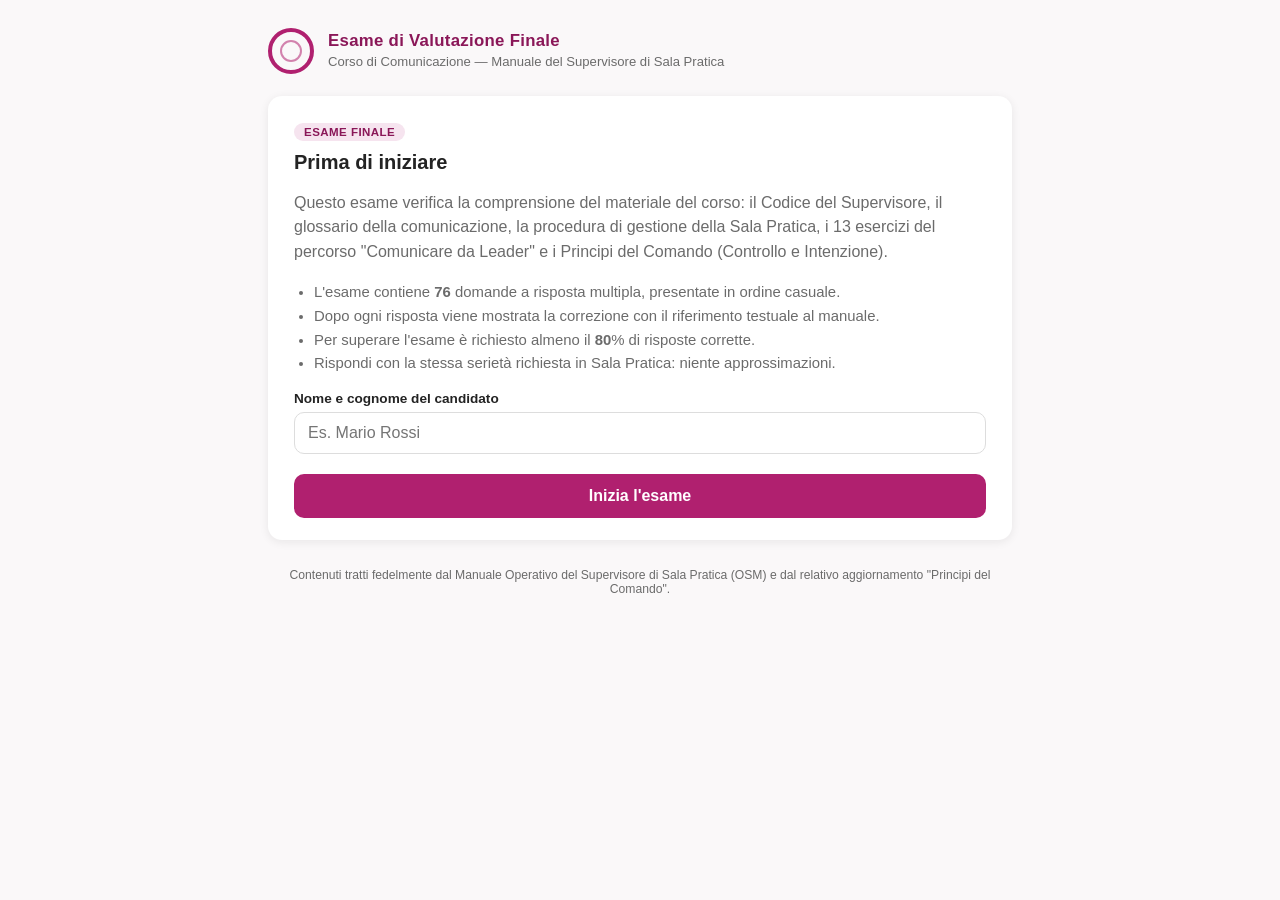
<file: quiz-comunicazione/index.html>
<!DOCTYPE html>
<html lang="it">
<head>
<meta charset="UTF-8">
<meta name="viewport" content="width=device-width, initial-scale=1.0">
<title>Esame di Valutazione Finale — Corso di Comunicazione</title>
<link rel="stylesheet" href="style.css">
</head>
<body>
<div class="wrap">

  <header class="top no-print">
    <div class="logo-ring"></div>
    <div class="titles">
      <h1>Esame di Valutazione Finale</h1>
      <p>Corso di Comunicazione — Manuale del Supervisore di Sala Pratica</p>
    </div>
  </header>

  <!-- SCREEN: START -->
  <section id="screen-start" class="card">
    <span class="badge">Esame finale</span>
    <h2>Prima di iniziare</h2>
    <p class="lead">
      Questo esame verifica la comprensione del materiale del corso: il Codice del Supervisore,
      il glossario della comunicazione, la procedura di gestione della Sala Pratica, i 13 esercizi
      del percorso "Comunicare da Leader" e i Principi del Comando (Controllo e Intenzione).
    </p>
    <ul class="rules">
      <li>L'esame contiene <strong id="question-count">0</strong> domande a risposta multipla, presentate in ordine casuale.</li>
      <li>Dopo ogni risposta viene mostrata la correzione con il riferimento testuale al manuale.</li>
      <li>Per superare l'esame è richiesto almeno il <strong id="pass-threshold">0</strong>% di risposte corrette.</li>
      <li>Rispondi con la stessa serietà richiesta in Sala Pratica: niente approssimazioni.</li>
    </ul>

    <form id="start-form">
      <label class="field-label" for="student-name">Nome e cognome del candidato</label>
      <input type="text" id="student-name" placeholder="Es. Mario Rossi" autocomplete="name">
      <div class="actions">
        <button type="submit" class="btn block">Inizia l'esame</button>
      </div>
    </form>
  </section>

  <!-- SCREEN: QUIZ -->
  <section id="screen-quiz" class="card hidden">
    <div class="progress-wrap">
      <span id="progress-label">Domanda 1 di 0</span>
      <div class="progress-bar"><div id="progress-bar" style="width:0%"></div></div>
    </div>
    <div id="section-tag" class="section-tag">Sezione</div>
    <div id="question-text" class="question-text">Domanda</div>
    <div id="options-box" class="options"></div>
    <div id="feedback-box" class="feedback-box hidden"></div>
    <div class="actions">
      <button id="next-btn" class="btn" disabled>Domanda successiva</button>
      <button id="quit-btn" class="btn secondary no-print">Interrompi esame</button>
    </div>
  </section>

  <!-- SCREEN: RESULTS -->
  <section id="screen-results" class="card hidden">
    <div id="results-body"></div>
    <div class="actions no-print">
      <button id="restart-btn" class="btn secondary">Rifai l'esame</button>
      <button id="print-btn" class="btn hidden">Stampa attestato</button>
    </div>
  </section>

  <footer class="credit no-print">
    Contenuti tratti fedelmente dal Manuale Operativo del Supervisore di Sala Pratica (OSM) e dal relativo aggiornamento "Principi del Comando".
  </footer>

  <!-- Printable certificate, shown only on print if the exam is passed -->
  <div id="certificate">
    <div style="text-align:center; padding-top:60px; font-family: Arial, sans-serif;">
      <div style="font-size:.85rem; letter-spacing:.15em; text-transform:uppercase; color:#888;">Attestato di Superamento</div>
      <h1 style="font-size:1.9rem; margin:14px 0 4px;">Esame di Valutazione Finale</h1>
      <div style="font-size:1rem; color:#555; margin-bottom:40px;">Corso di Comunicazione</div>
      <div style="font-size:1.4rem; font-weight:700; margin-bottom:6px;" id="cert-name">—</div>
      <div style="font-size:1rem; color:#555; margin-bottom:30px;">ha superato l'esame con un punteggio del <strong id="cert-score">—</strong></div>
      <div style="font-size:.9rem; color:#777;" id="cert-date">—</div>
    </div>
  </div>

</div>

<script src="questions.js"></script>
<script src="app.js"></script>
</body>
</html>
</file>
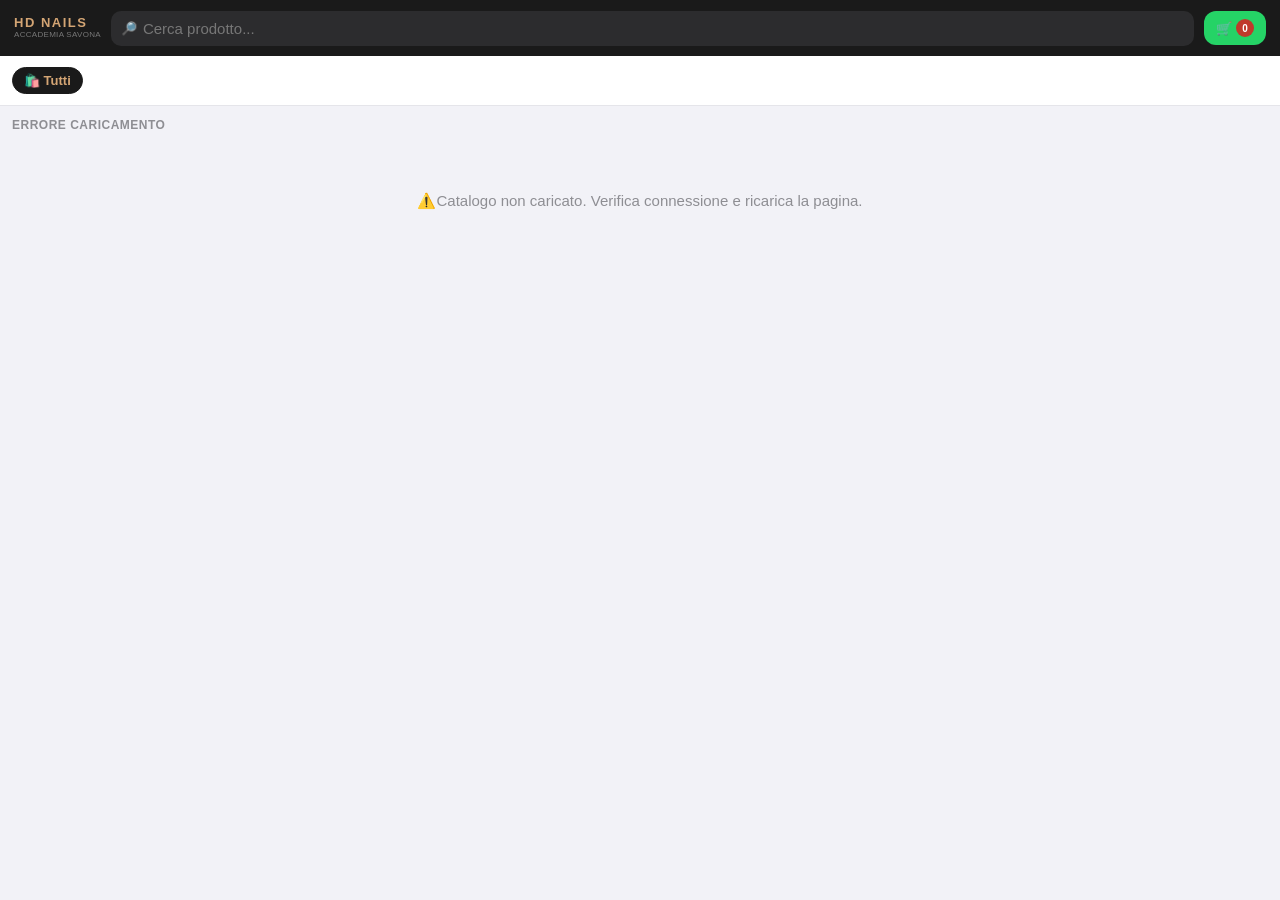
<file: ORDINIACCADEMIA_descrizioni.html>
<!DOCTYPE html>
<html lang="it">
<head>
<meta charset="UTF-8">
<meta name="viewport" content="width=device-width,initial-scale=1,viewport-fit=cover">
<meta name="apple-mobile-web-app-capable" content="yes">
<meta name="apple-mobile-web-app-status-bar-style" content="black">
<meta name="theme-color" content="#1a1a1a">
<title>HD Nails Ordini - Dettagli Prodotto</title>
<style>
*{margin:0;padding:0;box-sizing:border-box;-webkit-tap-highlight-color:transparent}
:root{--blk:#1a1a1a;--gold:#d4a574;--red:#c0392b;--wa:#25D366;--wa2:#128C7E;--grey:#f2f2f7;--wh:#fff;--border:#e5e5ea;--txt:#1c1c1e;--txt2:#3a3a3c;--txt3:#8e8e93;--H:56px;--C:50px;--B:60px}
html,body{height:100%;background:var(--grey);font-family:-apple-system,BlinkMacSystemFont,"Segoe UI",Arial,sans-serif;color:var(--txt);overflow:hidden;font-size:15px}
button,input,textarea{font-family:inherit}
#hdr{position:fixed;top:0;left:0;right:0;height:var(--H);background:var(--blk);display:flex;align-items:center;gap:10px;padding:0 14px;z-index:100;padding-top:env(safe-area-inset-top)}
.logo{font-size:13px;font-weight:900;color:var(--gold);letter-spacing:1.5px;line-height:1.1;flex-shrink:0}.logo small{display:block;font-size:8px;color:#777;font-weight:400;letter-spacing:.3px}
.sw{flex:1;position:relative}.sw span{position:absolute;left:10px;top:50%;transform:translateY(-50%);font-size:13px;pointer-events:none}.sw input{width:100%;background:#2c2c2e;border:0;border-radius:10px;padding:9px 12px 9px 32px;font-size:15px;color:#fff;outline:0}.sw input::placeholder{color:#777}
#qclear{position:absolute;right:8px;top:50%;transform:translateY(-50%);background:none;border:0;color:#777;font-size:18px;cursor:pointer;display:none}
#cfab{background:var(--wa);border:0;border-radius:12px;padding:8px 12px;font-size:13px;font-weight:700;color:#fff;cursor:pointer;display:flex;align-items:center;gap:4px}#cbadge{background:var(--red);color:#fff;border-radius:50%;min-width:18px;height:18px;font-size:10px;font-weight:900;display:inline-flex;align-items:center;justify-content:center;padding:0 3px}
#chips{position:fixed;top:var(--H);left:0;right:0;height:var(--C);background:var(--wh);border-bottom:1px solid var(--border);z-index:99;overflow-x:auto;overflow-y:hidden;display:flex;align-items:center;gap:7px;padding:0 12px;-webkit-overflow-scrolling:touch;scrollbar-width:none}#chips::-webkit-scrollbar{display:none}.chip{background:var(--grey);border:1.5px solid var(--border);border-radius:20px;padding:6px 11px;font-size:13px;white-space:nowrap;cursor:pointer;flex-shrink:0;color:var(--txt);line-height:1}.chip.on{background:var(--blk);border-color:var(--blk);color:var(--gold);font-weight:700}.cnt{opacity:.6;font-size:11px}
#main{position:fixed;top:calc(var(--H) + var(--C));left:0;right:0;bottom:var(--B);overflow-y:auto;-webkit-overflow-scrolling:touch;padding:12px 12px 0}#lbl{font-size:12px;font-weight:600;color:var(--txt3);text-transform:uppercase;letter-spacing:.5px;margin-bottom:10px;display:flex;align-items:center;gap:6px}
#grid{display:grid;grid-template-columns:1fr 1fr;gap:10px;margin-bottom:12px}.card{background:var(--wh);border-radius:14px;overflow:hidden;box-shadow:0 1px 3px rgba(0,0,0,.07);display:flex;flex-direction:column;position:relative;user-select:none}.ci{height:118px;display:flex;align-items:center;justify-content:center;background:#fafafa;overflow:hidden;padding:6px;cursor:pointer;position:relative}.ci:after{content:'Dettagli';position:absolute;top:7px;right:7px;background:rgba(26,26,26,.72);color:#fff;font-size:9px;font-weight:800;border-radius:8px;padding:4px 6px}.ci img{max-height:106px;max-width:100%;object-fit:contain}.ph{font-size:30px;opacity:.3}.bge{position:absolute;top:7px;left:7px;background:var(--red);color:#fff;font-size:9px;font-weight:700;padding:2px 6px;border-radius:4px;text-transform:uppercase;z-index:2}.cb{padding:8px 9px 4px;flex:1;display:flex;flex-direction:column}.cn{font-size:12px;font-weight:600;line-height:1.3;display:-webkit-box;-webkit-line-clamp:2;-webkit-box-orient:vertical;overflow:hidden;margin-bottom:3px;min-height:31px}.pr{font-size:14px;font-weight:700;color:var(--red);margin-top:auto}.op{font-size:10px;color:var(--txt3);text-decoration:line-through;display:block}.cf{padding:7px 9px 9px;display:flex;align-items:center;gap:6px}.qb{display:flex;align-items:center;gap:4px;background:var(--grey);border-radius:20px;padding:3px 6px;flex-shrink:0}.qmn,.qpl{width:30px;height:30px;border-radius:50%;border:0;font-size:20px;cursor:pointer;display:flex;align-items:center;justify-content:center;font-weight:700}.qmn{background:#e2e2e2;color:#444}.qpl{background:var(--gold);color:#fff}.qn{min-width:18px;text-align:center;font-size:14px;font-weight:700}.ab{flex:1;border:0;border-radius:10px;padding:9px 4px;font-size:12px;font-weight:700;cursor:pointer;text-align:center;min-height:44px;line-height:1}.ab.off{background:var(--wa);color:#fff}.ab.on{background:#aaa;color:#fff}
#lmore{text-align:center;padding:14px 0 10px;display:none}#lmbtn{background:var(--blk);color:var(--gold);border:0;border-radius:12px;padding:12px 28px;font-size:14px;font-weight:700;cursor:pointer}#nores,#loading{text-align:center;padding:50px 20px;color:var(--txt3);grid-column:1/-1}
#bot{position:fixed;bottom:0;left:0;right:0;height:var(--B);background:var(--wh);border-top:1px solid var(--border);display:none;align-items:center;justify-content:space-between;padding:0 16px;z-index:100;padding-bottom:env(safe-area-inset-bottom)}.bi strong{display:block;font-size:15px}.bi span{font-size:12px;color:var(--txt3)}#obtn{background:var(--blk);color:var(--gold);border:0;border-radius:12px;padding:12px 18px;font-size:14px;font-weight:700;cursor:pointer}
#cov{position:fixed;inset:0;background:rgba(0,0,0,.5);z-index:200;opacity:0;pointer-events:none;transition:opacity .2s}#cov.on{opacity:1;pointer-events:all}.sheet{position:fixed;left:0;right:0;bottom:0;background:var(--wh);border-radius:20px 20px 0 0;z-index:201;transform:translateY(100%);transition:transform .25s cubic-bezier(.32,0,.67,0);display:flex;flex-direction:column;max-height:92vh}.sheet.on{transform:translateY(0)}.pill{width:36px;height:4px;background:#ddd;border-radius:2px;margin:10px auto 4px}.shdr{padding:4px 16px 10px;display:flex;align-items:center;justify-content:space-between;border-bottom:1px solid var(--border)}.shdr h2{font-size:17px}.shdr button{background:none;border:0;font-size:22px;color:var(--txt3);cursor:pointer;padding:4px;min-width:44px;min-height:44px}.sbody{flex:1;overflow-y:auto;padding:10px 16px;-webkit-overflow-scrolling:touch}.ce{text-align:center;padding:38px 20px;color:var(--txt3)}.citem{display:flex;gap:10px;padding:10px 0;border-bottom:1px solid var(--border);align-items:center}.cthumb{width:50px;height:50px;object-fit:contain;border-radius:8px;background:#f5f5f5;flex-shrink:0}.cinf{flex:1;min-width:0}.cname{font-size:13px;font-weight:600;line-height:1.25;margin-bottom:2px;white-space:nowrap;overflow:hidden;text-overflow:ellipsis}.cprice{font-size:12px;font-weight:700;color:var(--red);margin-bottom:4px}.cqrow{display:flex;align-items:center;gap:5px}.cqm,.cqp{width:28px;height:28px;border-radius:50%;border:0;font-size:16px;font-weight:700;cursor:pointer}.cqm{background:#eee;color:#555}.cqp{background:var(--gold);color:#fff}.cqv{min-width:20px;text-align:center;font-size:13px;font-weight:700}.cqt{font-size:11px;color:var(--txt3)}.cdel{background:none;border:0;color:#ccc;font-size:18px;cursor:pointer;padding:6px;min-width:36px}.sfoot{padding:12px 16px 18px;border-top:1px solid var(--border)}.tbox{background:var(--grey);border-radius:12px;padding:12px;margin-bottom:10px}.tr{display:flex;justify-content:space-between;font-size:13px;color:var(--txt2);padding:2px 0}.tr.bon{color:#25a244;font-weight:600}.tr.grand{font-size:16px;font-weight:700;color:var(--txt);border-top:1px solid var(--border);margin-top:5px;padding-top:7px}.field{width:100%;background:var(--grey);border:1.5px solid var(--border);border-radius:10px;padding:10px;font-size:14px;outline:0;margin-bottom:8px}.field:focus{border-color:var(--gold)}textarea.field{resize:none;height:56px}.abtns{display:flex;flex-direction:column;gap:8px}.abtn{width:100%;border:0;border-radius:12px;padding:14px;font-size:15px;font-weight:700;cursor:pointer;min-height:50px}.bwa{background:var(--wa2);color:#fff}.bml{background:var(--blk);color:var(--gold)}.bpr{background:#f0f0f0;color:var(--blk)}.bcl{background:none;border:1px solid var(--border);color:var(--txt3);font-size:13px;padding:10px}
#pdlg{z-index:250}.pinfo{padding:12px 16px 18px;overflow-y:auto}.pimg{height:210px;background:#fafafa;border-radius:14px;display:flex;align-items:center;justify-content:center;margin-bottom:12px}.pimg img{max-width:100%;max-height:190px;object-fit:contain}.pname{font-size:19px;font-weight:800;line-height:1.2;margin-bottom:5px}.pcat{font-size:12px;color:var(--txt3);text-transform:uppercase;letter-spacing:.4px;margin-bottom:8px}.pprice{font-size:18px;font-weight:800;color:var(--red);margin-bottom:12px}.pdesc{font-size:15px;line-height:1.45;color:var(--txt2);background:var(--grey);border-radius:12px;padding:12px;margin-bottom:12px}.plink{display:block;text-align:center;color:var(--txt3);font-size:12px;text-decoration:none;margin-top:8px}
#psh{position:fixed;inset:0;z-index:300;background:rgba(0,0,0,.7);display:none;align-items:flex-end}#psh.on{display:flex}.pdiv{background:var(--wh);width:100%;border-radius:20px 20px 0 0;max-height:95vh;display:flex;flex-direction:column}.phdr{padding:14px 16px 10px;display:flex;align-items:center;gap:8px;border-bottom:1px solid var(--border)}.phdr h3{flex:1;font-size:15px}.pbtn{background:var(--gold);color:var(--blk);border:0;border-radius:10px;padding:9px 16px;font-size:13px;font-weight:700;cursor:pointer}.pclose{background:none;border:0;color:var(--txt3);font-size:22px;cursor:pointer;min-width:44px}.pbody{flex:1;overflow-y:auto;padding:16px}.odoc{font-family:Arial,sans-serif;font-size:12px;color:#111}.odoc h1{font-size:22px;margin-bottom:3px}.odoc .meta{color:#777;margin-bottom:14px}.odoc .cust{background:#f8f8f8;padding:10px;border-radius:8px;margin:10px 0}.odoc table{width:100%;border-collapse:collapse;margin-top:10px}.odoc th,.odoc td{border-bottom:1px solid #ddd;padding:7px 4px;text-align:left}.odoc th{font-size:10px;text-transform:uppercase;color:#777}.odoc .r{text-align:right}.odoc .tot{margin-top:14px;text-align:right;font-weight:bold;font-size:14px}
@media print{body{overflow:visible;background:#fff}#hdr,#chips,#main,#bot,#cov,#csh,#pdlg,.phdr{display:none!important}#psh{position:static;display:block!important;background:#fff}.pdiv{max-height:none;border-radius:0}.pbody{overflow:visible;padding:0}}
</style>
</head>
<body>
<header id="hdr"><div class="logo">HD NAILS<small>ACCADEMIA SAVONA</small></div><div class="sw"><span>🔎</span><input id="q" type="search" placeholder="Cerca prodotto..." oninput="onSearch(this.value)"><button id="qclear" onclick="clearSearch()">×</button></div><button id="cfab" onclick="openCart()">🛒 <span id="cbadge">0</span></button></header>
<div id="chips"><button class="chip on" data-cat="ALL" onclick="filterCat('ALL',this)">🛍️ Tutti</button></div>
<div id="main" onscroll="onScroll(this)"><div id="lbl">Caricamento prodotti...</div><div id="grid"><div id="loading">Caricamento catalogo HD Nails…</div></div><div id="lmore"><button id="lmbtn" onclick="loadMore()">Carica altri ↓</button></div><div style="height:8px"></div></div>
<div id="bot"><div class="bi"><strong id="btot">€0,00</strong><span id="bitem">0 articoli</span></div><button id="obtn" onclick="openCart()">Vedi ordine →</button></div>
<div id="cov" onclick="closeAll()"></div>
<div id="csh" class="sheet"><div class="pill"></div><div class="shdr"><h2>🛒 Il tuo ordine</h2><button onclick="closeCart()">×</button></div><div class="sbody" id="sbody"></div><div class="sfoot"><div class="tbox" id="tbox"></div><input id="cust" class="field" placeholder="Ragione sociale o dati spedizione *"><textarea id="note" class="field" placeholder="Note ordine (opzionale)..."></textarea><div class="abtns"><button class="abtn bwa" onclick="goWA()">💬 Invia su WhatsApp</button><button class="abtn bml" onclick="goMail()">📧 Invia per Email</button><button class="abtn bpr" onclick="openPrint()">📄 Genera PDF / Stampa</button><button class="abtn bcl" onclick="clearCart()">🗑️ Svuota carrello</button></div></div></div>
<div id="pdlg" class="sheet"><div class="pill"></div><div class="shdr"><h2>Dettaglio prodotto</h2><button onclick="closeProduct()">×</button></div><div class="pinfo"><div class="pimg" id="pdimg"></div><div class="pname" id="pdname"></div><div class="pcat" id="pdcat"></div><div class="pprice" id="pdprice"></div><div class="pdesc" id="pddesc"></div><button id="pdadd" class="ab off" style="width:100%;font-size:15px">+ Carrello</button><a id="pdlink" class="plink" target="_blank" rel="noopener">Apri scheda prodotto sul sito</a></div></div>
<div id="psh"><div class="pdiv"><div class="phdr"><h3>📄 Anteprima ordine</h3><button class="pbtn" onclick="window.print()">Stampa / Salva PDF</button><button class="pclose" onclick="closePrint()">×</button></div><div class="pbody" id="pbody"></div></div></div>
<script>
var ORIGINAL_BLOB='c455e92c8b548620ee8eea8ed1d067ebd485bbe3';
var P=[],cart={},cat='ALL',q='',filt=[],vis=0,PG=40;
var CI={'Gel da Ricostruzione':'💅','Base Gel & Semipermanente':'💜','Smalti Semipermanenti':'🎨','Color Gel':'🌈','Acrygel':'✨','Preparatori & Liquidi':'🧴','Lucidi Top Gloss':'🌟','Dual Form & Tip':'💎','Attrezzature':'🔧','Lime & Buffer':'📋','Nail Art & Decorazioni':'🌸','Trattamento Mani':'🤲','Pedicure':'🦶','Kit in Offerta':'🎁'};
function E(s){return String(s||'').replace(/[&<>"]/g,function(c){return {'&':'&amp;','<':'&lt;','>':'&gt;','"':'&quot;'}[c]})}
function fm(n){return new Intl.NumberFormat('it-IT',{style:'currency',currency:'EUR'}).format(n||0)}
function desc(p){return 'Scheda prodotto: '+(p.nome||'Prodotto')+'. Categoria: '+(p.cat||'HD Nails')+'. Tocca il pulsante sotto per aggiungerlo all’ordine oppure apri la scheda prodotto ufficiale per consultare la descrizione completa, caratteristiche e modalità d’uso.'}
function readUTF8(b64){var bin=atob(b64.replace(/\s/g,'')),arr=new Uint8Array(bin.length);for(var i=0;i<bin.length;i++)arr[i]=bin.charCodeAt(i);return new TextDecoder('utf-8').decode(arr)}
async function loadData(){try{var r=await fetch('https://api.github.com/repos/GGG250870/ORDINI_HD_Accademia/git/blobs/'+ORIGINAL_BLOB);var j=await r.json();var html=readUTF8(j.content);var m=html.match(/var P=(\[.*?\]);\s*var /s);if(!m)throw new Error('catalogo non trovato');P=JSON.parse(m[1]);buildChips();render()}catch(e){document.getElementById('grid').innerHTML='<div id="nores"><b>⚠️</b>Catalogo non caricato. Verifica connessione e ricarica la pagina.</div>';document.getElementById('lbl').textContent='Errore caricamento'}}
function buildChips(){var c={},h='<button class="chip on" data-cat="ALL" onclick="filterCat(\'ALL\',this)">🛍️ Tutti <span class="cnt">'+P.length+'</span></button>';P.forEach(function(p){c[p.cat]=(c[p.cat]||0)+1});Object.keys(c).forEach(function(k){h+='<button class="chip" data-cat="'+E(k)+'" onclick="filterCat(\''+String(k).replace(/'/g,"\\'")+'\',this)">'+(CI[k]||'•')+' '+E(k)+' <span class="cnt">'+c[k]+'</span></button>'});document.getElementById('chips').innerHTML=h}
function getFilt(){var ql=q.toLowerCase().trim();return P.filter(function(p){return (cat==='ALL'||p.cat===cat)&&(!ql||p.nome.toLowerCase().indexOf(ql)!==-1||p.cat.toLowerCase().indexOf(ql)!==-1)})}
function mkCard(p){var qty=cart[p.id]||0,inC=qty>0,d=document.createElement('div');d.className='card';var ci=document.createElement('div');ci.className='ci';ci.onclick=function(){openProduct(p.id)};if(p.img){var im=document.createElement('img');im.loading='lazy';im.alt=p.nome;im.src=p.img;im.onerror=function(){ci.innerHTML='<div class="ph">💅</div>'};ci.appendChild(im)}else ci.innerHTML='<div class="ph">💅</div>';d.appendChild(ci);if(p.promo){var bg=document.createElement('div');bg.className='bge';bg.textContent=p.promo;d.appendChild(bg)}var cb=document.createElement('div');cb.className='cb';cb.innerHTML='<div class="cn">'+E(p.nome)+'</div><div class="pr">'+E(p.prezzo_str)+(p.old_prezzo?'<span class="op">'+E(p.old_str)+'</span>':'')+'</div>';d.appendChild(cb);var cf=document.createElement('div');cf.className='cf';cf.innerHTML='<div class="qb"><button class="qmn" onclick="chQ('+p.id+',-1)">−</button><span class="qn" id="qn'+p.id+'">'+qty+'</span><button class="qpl" onclick="chQ('+p.id+',1)">+</button></div><button class="ab '+(inC?'on':'off')+'" id="ab'+p.id+'" onclick="chQ('+p.id+',1)">'+(inC?'✓ Aggiunto':'+ Carrello')+'</button>';d.appendChild(cf);return d}
function render(){filt=getFilt();vis=0;var grid=document.getElementById('grid');grid.innerHTML='';document.getElementById('lbl').innerHTML=(cat==='ALL'?'🛍️ Tutti i prodotti':(CI[cat]||'')+' '+E(cat))+(filt.length?' <span style="font-weight:400;color:var(--txt3)">('+filt.length+')</span>':'');if(!filt.length){grid.innerHTML='<div id="nores"><b>🔎</b>Nessun risultato</div>';document.getElementById('lmore').style.display='none';return}loadMore()}
function loadMore(){var grid=document.getElementById('grid'),prev=vis;vis=Math.min(vis+PG,filt.length);var fr=document.createDocumentFragment();for(var i=prev;i<vis;i++)fr.appendChild(mkCard(filt[i]));grid.appendChild(fr);var lm=document.getElementById('lmore');if(vis<filt.length){lm.style.display='block';document.getElementById('lmbtn').textContent='Carica altri '+Math.min(PG,filt.length-vis)+' ↓'}else lm.style.display='none'}
function onScroll(el){if(el.scrollHeight-el.scrollTop-el.clientHeight<250&&vis<filt.length)loadMore()}
function filterCat(c,btn){cat=c;document.querySelectorAll('.chip').forEach(function(b){b.classList.remove('on')});if(btn){btn.classList.add('on');btn.scrollIntoView({behavior:'smooth',block:'nearest',inline:'center'})}render();document.getElementById('main').scrollTop=0}
function onSearch(v){q=v;document.getElementById('qclear').style.display=v?'block':'none';if(v){cat='ALL';document.querySelectorAll('.chip').forEach(function(b){b.classList.remove('on')});var ac=document.querySelector('[data-cat="ALL"]');if(ac)ac.classList.add('on')}render()}
function clearSearch(){document.getElementById('q').value='';onSearch('')}
function chQ(id,d){var n=Math.max(0,(cart[id]||0)+d);if(n===0)delete cart[id];else cart[id]=n;var qn=document.getElementById('qn'+id),ab=document.getElementById('ab'+id);if(qn)qn.textContent=n;if(ab){ab.textContent=n?'✓ Aggiunto':'+ Carrello';ab.className='ab '+(n?'on':'off')}updBadge();if(document.getElementById('csh').classList.contains('on'))renderCart()}
function updBadge(){var tot=0,sub=0;Object.keys(cart).forEach(function(id){tot+=cart[id];sub+=P[id].prezzo*cart[id]});document.getElementById('cbadge').textContent=tot;var bot=document.getElementById('bot');if(tot>0){bot.style.display='flex';document.getElementById('btot').textContent=fm(sub);document.getElementById('bitem').textContent=tot+(tot===1?' articolo':' articoli')}else bot.style.display='none'}
function openCart(){renderCart();document.getElementById('csh').classList.add('on');document.getElementById('cov').classList.add('on')}function closeCart(){document.getElementById('csh').classList.remove('on');document.getElementById('cov').classList.remove('on')}
function renderCart(){var sb=document.getElementById('sbody'),tb=document.getElementById('tbox'),ids=Object.keys(cart);if(!ids.length){sb.innerHTML='<div class="ce"><b>🛒</b><br>Nessun prodotto aggiunto</div>';tb.innerHTML='';return}var sub=0,h='';ids.forEach(function(id){var p=P[id],qty=cart[id],line=p.prezzo*qty;sub+=line;h+='<div class="citem">'+(p.img?'<img class="cthumb" src="'+p.img+'" loading="lazy">':'<div class="cthumb"></div>')+'<div class="cinf"><div class="cname">'+E(p.nome)+'</div><div class="cprice">'+p.prezzo_str+'</div><div class="cqrow"><button class="cqm" onclick="chQ('+id+',-1)">−</button><span class="cqv">'+qty+'</span><button class="cqp" onclick="chQ('+id+',1)">+</button><span class="cqt">= '+fm(line)+'</span></div></div><button class="cdel" onclick="delItem('+id+')">×</button></div>'});sb.innerHTML=h;var bon=sub*.10,tot=ids.reduce(function(a,id){return a+cart[id]},0);tb.innerHTML='<div class="tr"><span>Subtotale ('+tot+' art.)</span><span>'+fm(sub)+'</span></div><div class="tr bon"><span>🎁 Bonus 10% in prodotto</span><span>+'+fm(bon)+'</span></div><div class="tr grand"><span>Totale</span><span>'+fm(sub)+'</span></div>'}
function delItem(id){delete cart[id];render();updBadge();renderCart()}function clearCart(){cart={};updBadge();render();renderCart();closeCart()}
function openProduct(id){var p=P[id];if(!p)return;document.getElementById('pdimg').innerHTML=p.img?'<img src="'+p.img+'" alt="'+E(p.nome)+'">':'<div class="ph">💅</div>';document.getElementById('pdname').textContent=p.nome;document.getElementById('pdcat').textContent=p.cat;document.getElementById('pdprice').textContent=p.prezzo_str;document.getElementById('pddesc').textContent=desc(p);document.getElementById('pdadd').onclick=function(){chQ(id,1);closeProduct()};var a=document.getElementById('pdlink');a.href=p.link||'#';a.style.display=p.link?'block':'none';document.getElementById('pdlg').classList.add('on');document.getElementById('cov').classList.add('on')}
function closeProduct(){document.getElementById('pdlg').classList.remove('on');document.getElementById('cov').classList.remove('on')}function closeAll(){closeProduct();closeCart()}
function customerRequired(){var c=document.getElementById('cust');if(!c.value.trim()){alert('Inserisci ragione sociale o dati di spedizione prima di inviare.');c.focus();return false}return true}
function orderText(){var ids=Object.keys(cart),sub=0,msg='*ORDINE HD NAILS*\nAccademia di Savona\n\nCliente / spedizione: '+document.getElementById('cust').value.trim()+'\n\n';ids.forEach(function(id){var p=P[id],qty=cart[id],line=p.prezzo*qty;sub+=line;msg+=qty+'x '+p.nome+' = '+fm(line)+'\n'});var bon=sub*.10;msg+='\nSubtotale: '+fm(sub)+'\nBonus 10% in prodotto: +'+fm(bon)+'\nTOTALE: '+fm(sub);var n=document.getElementById('note').value.trim();if(n)msg+='\n\nNote: '+n;msg+='\n\nData: '+new Date().toLocaleDateString('it-IT');return msg}
function hasCart(){if(!Object.keys(cart).length){alert('Aggiungi prodotti al carrello prima di inviare.');return false}return true}
function goWA(){if(!hasCart()||!customerRequired())return;window.open('https://wa.me/?text='+encodeURIComponent(orderText()))}
function goMail(){if(!hasCart()||!customerRequired())return;window.open('mailto:?subject='+encodeURIComponent('Ordine HD Nails '+new Date().toLocaleDateString('it-IT'))+'&body='+encodeURIComponent(orderText()))}
function openPrint(){if(!hasCart()||!customerRequired())return;var ids=Object.keys(cart),sub=0,rows='';ids.forEach(function(id){var p=P[id],qty=cart[id],line=p.prezzo*qty;sub+=line;rows+='<tr><td>'+E(p.nome)+'</td><td>'+E(p.cat)+'</td><td class="r">'+p.prezzo_str+'</td><td class="r">'+qty+'</td><td class="r">'+fm(line)+'</td></tr>'});var bon=sub*.10;document.getElementById('pbody').innerHTML='<div class="odoc"><h1>HD NAILS®</h1><div class="meta">Ordine Accademia di Savona - '+new Date().toLocaleDateString('it-IT')+'</div><div class="cust"><b>Cliente / spedizione</b><br>'+E(document.getElementById('cust').value)+'</div><table><thead><tr><th>Prodotto</th><th>Categoria</th><th class="r">Prezzo</th><th class="r">Q</th><th class="r">Tot.</th></tr></thead><tbody>'+rows+'</tbody></table><div class="tot">Subtotale: '+fm(sub)+'<br>Bonus 10% in prodotto: +'+fm(bon)+'<br>Totale ordine: '+fm(sub)+'</div></div>';closeCart();document.getElementById('psh').classList.add('on')}
function closePrint(){document.getElementById('psh').classList.remove('on')}
loadData();
</script>
</body>
</html>
</file>
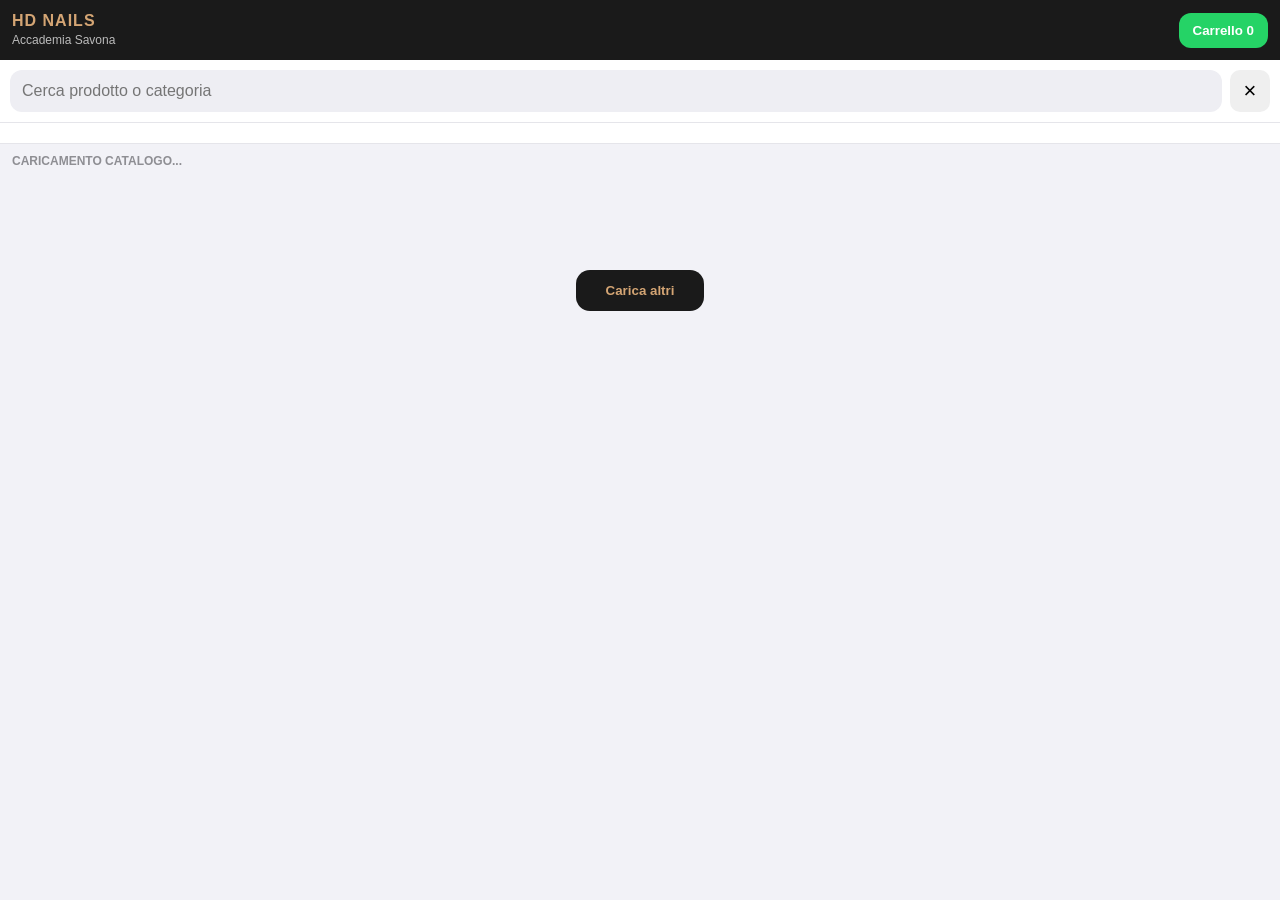
<file: ORDINIACCADEMIA_mobile.html>
<!DOCTYPE html>
<html lang="it">
<head>
<meta charset="UTF-8">
<meta name="viewport" content="width=device-width,initial-scale=1,viewport-fit=cover">
<meta name="theme-color" content="#1a1a1a">
<meta name="apple-mobile-web-app-capable" content="yes">
<meta name="apple-mobile-web-app-status-bar-style" content="black-translucent">
<link rel="manifest" href="app.webmanifest">
<link rel="stylesheet" href="style.css">
<title>HD Ordini Accademia Savona</title>
</head>
<body>
<header class="topbar">
  <div class="brand"><b>HD NAILS</b><span>Accademia Savona</span></div>
  <button id="cartBtn" class="cartBtn" type="button">Carrello <span id="cc">0</span></button>
</header>
<section class="searchbar">
  <input id="search" type="search" placeholder="Cerca prodotto o categoria">
  <button id="clear" type="button">×</button>
</section>
<nav id="chips" class="chips"></nav>
<main>
  <div id="status" class="status">Caricamento catalogo...</div>
  <section id="grid" class="grid"></section>
  <button id="more" class="more" type="button">Carica altri</button>
</main>
<footer id="bottom" class="bottom">
  <div><b id="bt">€0,00</b><br><span id="bi">0 articoli</span></div>
  <button id="bottomOpen" type="button">Vedi ordine</button>
</footer>
<div id="overlay" class="overlay"></div>
<aside id="detail" class="sheet">
  <div class="head"><h2>Dettaglio prodotto</h2><button id="closeD">×</button></div>
  <div class="sheetBody">
    <div id="dImg" class="detailBox"></div>
    <h2 id="dTitle"></h2>
    <div id="dCat" class="cat"></div>
    <div id="dPrice" class="price"></div>
    <p id="dDesc" class="desc"></p>
    <button id="addD" class="primary full">Aggiungi al carrello</button>
  </div>
</aside>
<aside id="cart" class="sheet">
  <div class="head"><h2>Il tuo ordine</h2><button id="closeC">×</button></div>
  <div id="cartItems" class="sheetBody"></div>
  <div class="sheetBody">
    <div id="totals"></div>
    <input id="cust" class="field" placeholder="Ragione sociale o dati spedizione *">
    <textarea id="note" class="field" placeholder="Note ordine"></textarea>
    <button id="wa" class="primary full">Invia WhatsApp</button>
    <button id="mail" class="primary full">Invia Email</button>
    <button id="print" class="primary full">Stampa / PDF</button>
    <button id="clearCart" class="full">Svuota carrello</button>
  </div>
</aside>
<section id="printArea" class="printArea"></section>
<script src="app.js"></script>
</body>
</html>
</file>
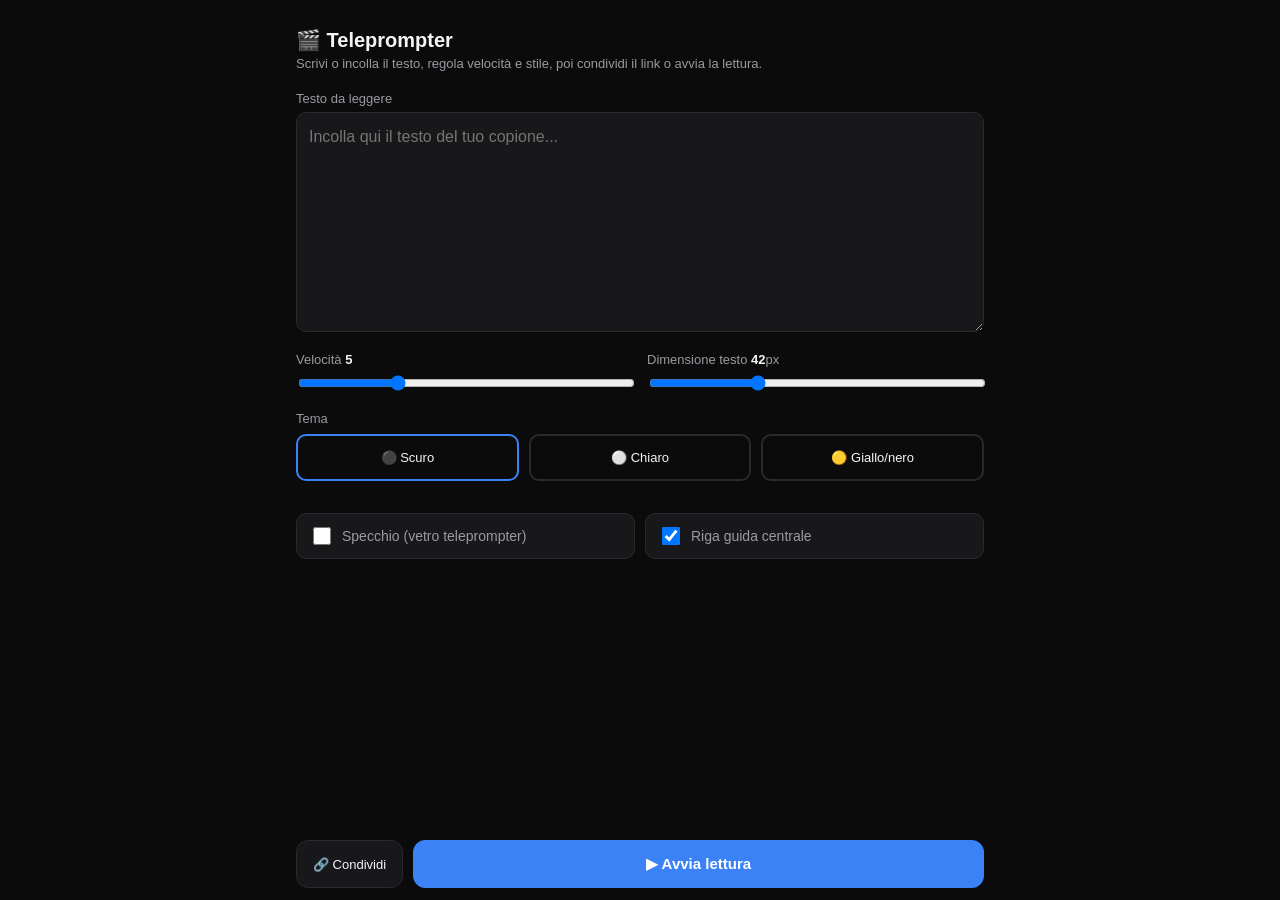
<file: teleprompter.html>
<!DOCTYPE html>
<html lang="it">
<head>
<meta charset="UTF-8">
<meta name="viewport" content="width=device-width,initial-scale=1,viewport-fit=cover">
<meta name="theme-color" content="#0b0b0c">
<meta name="apple-mobile-web-app-capable" content="yes">
<meta name="apple-mobile-web-app-status-bar-style" content="black-translucent">
<link rel="icon" href="icon.svg">
<title>Teleprompter</title>
<style>
  :root{
    --bg:#0b0b0c; --fg:#f5f5f7; --accent:#3b82f6; --panel:#18181b; --border:#2a2a2e; --muted:#9a9aa2;
  }
  *{box-sizing:border-box;}
  html,body{margin:0;padding:0;height:100%;background:var(--bg);color:var(--fg);
    font-family:-apple-system,BlinkMacSystemFont,"Segoe UI",Roboto,Helvetica,Arial,sans-serif;}
  #setup{max-width:720px;margin:0 auto;padding:20px 16px 100px;}
  h1{font-size:20px;margin:8px 0 4px;}
  .sub{color:var(--muted);font-size:13px;margin:0 0 20px;}
  label{display:block;font-size:13px;color:var(--muted);margin:16px 0 6px;}
  textarea{width:100%;min-height:220px;background:var(--panel);color:var(--fg);border:1px solid var(--border);
    border-radius:10px;padding:12px;font-size:16px;line-height:1.5;resize:vertical;font-family:inherit;}
  .row{display:flex;gap:14px;flex-wrap:wrap;}
  .row > div{flex:1;min-width:140px;}
  input[type=range]{width:100%;}
  .rangeVal{color:var(--fg);font-weight:600;font-size:13px;}
  .toggles{display:flex;gap:10px;flex-wrap:wrap;margin-top:16px;}
  .toggle{display:flex;align-items:center;gap:8px;background:var(--panel);border:1px solid var(--border);
    border-radius:10px;padding:10px 12px;font-size:14px;flex:1;min-width:150px;}
  .toggle input{width:18px;height:18px;}
  .themes{display:flex;gap:10px;margin-top:8px;}
  .themeBtn{flex:1;border-radius:10px;border:2px solid var(--border);padding:14px 0;text-align:center;font-size:13px;cursor:pointer;}
  .themeBtn.active{border-color:var(--accent);}
  .actions{position:fixed;left:0;right:0;bottom:0;padding:12px 16px calc(12px + env(safe-area-inset-bottom));
    background:linear-gradient(180deg,transparent,var(--bg) 30%);display:flex;gap:10px;max-width:720px;margin:0 auto;}
  button{cursor:pointer;font-family:inherit;}
  .btn{flex:1;padding:14px 12px;border-radius:12px;border:1px solid var(--border);background:var(--panel);color:var(--fg);font-size:15px;font-weight:600;}
  .btn.primary{background:var(--accent);border-color:var(--accent);color:#fff;}
  .btn.small{flex:none;padding:10px 16px;font-size:13px;font-weight:500;}
  .toast{position:fixed;left:50%;bottom:90px;transform:translateX(-50%);background:#000;color:#fff;
    padding:10px 16px;border-radius:20px;font-size:13px;opacity:0;pointer-events:none;transition:opacity .2s;z-index:50;}
  .toast.show{opacity:.95;}

  /* Prompter view */
  #prompter{position:fixed;inset:0;display:none;flex-direction:column;z-index:20;}
  #prompter.open{display:flex;}
  #promptScroll{flex:1;overflow-y:auto;-webkit-overflow-scrolling:touch;scrollbar-width:none;}
  #promptScroll::-webkit-scrollbar{display:none;}
  #promptText{padding:60vh 24px 90vh;white-space:pre-wrap;word-wrap:break-word;text-align:center;}
  #promptText.mirror{transform:scaleX(-1);}
  .guide{position:absolute;left:0;right:0;top:38%;height:1px;background:rgba(255,255,255,.15);pointer-events:none;}
  .guide.hidden{display:none;}
  #hud{position:fixed;left:0;right:0;bottom:0;padding:10px 12px calc(10px + env(safe-area-inset-bottom));
    display:flex;align-items:center;gap:8px;background:rgba(0,0,0,.55);backdrop-filter:blur(6px);z-index:21;}
  #hud button{background:rgba(255,255,255,.12);border:none;color:#fff;border-radius:10px;padding:10px 12px;font-size:14px;}
  #hud .grow{flex:1;}
  #speedLbl{min-width:52px;text-align:center;font-variant-numeric:tabular-nums;font-size:13px;color:#ddd;}
  #countdown{position:fixed;inset:0;display:none;align-items:center;justify-content:center;font-size:96px;
    font-weight:700;z-index:30;background:rgba(0,0,0,.6);}
  #countdown.show{display:flex;}
  .hint{color:var(--muted);font-size:12px;margin-top:6px;}

  /* Light theme override for prompter text only */
  #prompter.light{background:#fff;color:#111;}
  #prompter.light #hud{background:rgba(255,255,255,.75);}
  #prompter.light #hud button{background:rgba(0,0,0,.08);color:#111;}
  #prompter.dark{background:#000;color:#fff;}
  #prompter.yellow{background:#000;color:#ffd400;}
</style>
</head>
<body>

<section id="setup">
  <h1>🎬 Teleprompter</h1>
  <p class="sub">Scrivi o incolla il testo, regola velocità e stile, poi condividi il link o avvia la lettura.</p>

  <label for="script">Testo da leggere</label>
  <textarea id="script" placeholder="Incolla qui il testo del tuo copione..."></textarea>

  <div class="row">
    <div>
      <label>Velocità <span class="rangeVal" id="speedVal">5</span></label>
      <input type="range" id="speed" min="1" max="15" value="5" step="1">
    </div>
    <div>
      <label>Dimensione testo <span class="rangeVal" id="sizeVal">42</span>px</label>
      <input type="range" id="size" min="20" max="90" value="42" step="2">
    </div>
  </div>

  <label>Tema</label>
  <div class="themes">
    <div class="themeBtn active" data-theme="dark">⚫ Scuro</div>
    <div class="themeBtn" data-theme="light">⚪ Chiaro</div>
    <div class="themeBtn" data-theme="yellow">🟡 Giallo/nero</div>
  </div>

  <div class="toggles">
    <label class="toggle"><input type="checkbox" id="mirror"> Specchio (vetro teleprompter)</label>
    <label class="toggle"><input type="checkbox" id="guideLine" checked> Riga guida centrale</label>
  </div>

  <p class="hint" id="shareHint"></p>

  <div class="actions">
    <button class="btn small" id="shareBtn">🔗 Condividi</button>
    <button class="btn primary" id="startBtn">▶ Avvia lettura</button>
  </div>
</section>

<div id="countdown">3</div>

<section id="prompter" class="dark">
  <div class="guide" id="guideEl"></div>
  <div id="promptScroll"><div id="promptText"></div></div>
  <div id="hud">
    <button id="closeBtn">✕ Chiudi</button>
    <button id="slowerBtn">−</button>
    <span id="speedLbl">5</span>
    <button id="fasterBtn">+</button>
    <div class="grow"></div>
    <button id="playBtn">⏸</button>
  </div>
</section>

<div class="toast" id="toast"></div>

<script>
(function(){
  const $=id=>document.getElementById(id);
  const scriptEl=$('script'), speedEl=$('speed'), sizeEl=$('size'), speedVal=$('speedVal'), sizeVal=$('sizeVal');
  const mirrorEl=$('mirror'), guideEl=$('guideLine'), shareHint=$('shareHint');
  const prompter=$('prompter'), promptScroll=$('promptScroll'), promptText=$('promptText');
  const guideLine=$('guideEl'), speedLbl=$('speedLbl'), playBtn=$('playBtn'), countdown=$('countdown');
  let theme='dark';

  // ---- load state from URL or localStorage ----
  function loadState(){
    const p=new URLSearchParams(location.search);
    if(p.has('t')){
      return {
        text: p.get('t')||'',
        speed: parseInt(p.get('v'))||5,
        size: parseInt(p.get('f'))||42,
        mirror: p.get('m')==='1',
        theme: p.get('th')||'dark',
        guide: p.get('g')!=='0'
      };
    }
    try{
      const saved=JSON.parse(localStorage.getItem('tp_state')||'null');
      if(saved) return saved;
    }catch(e){}
    return null;
  }

  function applyState(s){
    if(!s) return;
    scriptEl.value=s.text||'';
    speedEl.value=s.speed||5; speedVal.textContent=speedEl.value; speedLbl.textContent=speedEl.value;
    sizeEl.value=s.size||42; sizeVal.textContent=sizeEl.value;
    mirrorEl.checked=!!s.mirror;
    guideEl.checked=s.guide!==false;
    setTheme(s.theme||'dark');
  }

  function currentState(){
    return {
      text: scriptEl.value,
      speed: parseInt(speedEl.value),
      size: parseInt(sizeEl.value),
      mirror: mirrorEl.checked,
      theme: theme,
      guide: guideEl.checked
    };
  }

  function saveLocal(){
    try{ localStorage.setItem('tp_state', JSON.stringify(currentState())); }catch(e){}
  }

  applyState(loadState());

  // ---- setup form interactions ----
  speedEl.addEventListener('input',()=>{speedVal.textContent=speedEl.value; speedLbl.textContent=speedEl.value; saveLocal();});
  sizeEl.addEventListener('input',()=>{sizeVal.textContent=sizeEl.value; saveLocal();});
  mirrorEl.addEventListener('change',saveLocal);
  guideEl.addEventListener('change',saveLocal);
  scriptEl.addEventListener('input',saveLocal);

  document.querySelectorAll('.themeBtn').forEach(btn=>{
    btn.addEventListener('click',()=>{ setTheme(btn.dataset.theme); saveLocal(); });
  });
  function setTheme(t){
    theme=t;
    document.querySelectorAll('.themeBtn').forEach(b=>b.classList.toggle('active', b.dataset.theme===t));
  }

  // ---- toast ----
  let toastTimer;
  function toast(msg){
    const el=$('toast');
    el.textContent=msg; el.classList.add('show');
    clearTimeout(toastTimer);
    toastTimer=setTimeout(()=>el.classList.remove('show'),2200);
  }

  // ---- share link ----
  function buildShareUrl(){
    const s=currentState();
    const p=new URLSearchParams();
    p.set('t', s.text);
    p.set('v', s.speed);
    p.set('f', s.size);
    p.set('m', s.mirror?'1':'0');
    p.set('th', s.theme);
    p.set('g', s.guide?'1':'0');
    return location.origin+location.pathname+'?'+p.toString();
  }

  $('shareBtn').addEventListener('click', async ()=>{
    if(!scriptEl.value.trim()){ toast('Scrivi prima un testo da condividere'); return; }
    const url=buildShareUrl();
    if(navigator.share){
      try{ await navigator.share({title:'Teleprompter', url}); return; }catch(e){}
    }
    try{
      await navigator.clipboard.writeText(url);
      toast('Link copiato negli appunti ✅');
    }catch(e){
      shareHint.textContent=url;
    }
  });

  // ---- prompter engine ----
  let rafId=null, playing=false, lastTs=0;

  function openPrompter(){
    promptText.textContent=scriptEl.value;
    promptText.className = mirrorEl.checked ? 'mirror' : '';
    prompter.className = theme;
    guideLine.classList.toggle('hidden', !guideEl.checked);
    speedLbl.textContent=speedEl.value;
    prompter.classList.add('open');
    document.body.style.overflow='hidden';
    promptScroll.scrollTop=0;
    if(prompter.requestFullscreen){ prompter.requestFullscreen().catch(()=>{}); }
    runCountdown(()=>startScroll());
  }

  function runCountdown(cb){
    let n=3;
    countdown.textContent=n;
    countdown.classList.add('show');
    const id=setInterval(()=>{
      n--;
      if(n<=0){ clearInterval(id); countdown.classList.remove('show'); cb(); }
      else countdown.textContent=n;
    },700);
  }

  function startScroll(){
    playing=true; playBtn.textContent='⏸'; lastTs=performance.now();
    tick();
  }
  function stopScroll(){ playing=false; playBtn.textContent='▶'; if(rafId) cancelAnimationFrame(rafId); }
  function tick(ts){
    if(!playing) return;
    const dt = ts - lastTs; lastTs = ts;
    const speed = parseInt(speedEl.value);
    const pxPerSec = speed * 22;
    promptScroll.scrollTop += pxPerSec * (dt/1000);
    rafId = requestAnimationFrame(tick);
  }

  function closePrompter(){
    stopScroll();
    prompter.classList.remove('open');
    document.body.style.overflow='';
    if(document.fullscreenElement) document.exitFullscreen().catch(()=>{});
  }

  $('startBtn').addEventListener('click', ()=>{
    if(!scriptEl.value.trim()){ toast('Scrivi prima un testo'); return; }
    promptText.style.fontSize=sizeEl.value+'px';
    saveLocal();
    openPrompter();
  });
  $('closeBtn').addEventListener('click', closePrompter);
  $('playBtn').addEventListener('click', ()=>{ playing ? stopScroll() : (lastTs=performance.now(), startScroll()); });
  $('fasterBtn').addEventListener('click', ()=>{ speedEl.value=Math.min(15, +speedEl.value+1); speedLbl.textContent=speedEl.value; speedVal.textContent=speedEl.value; });
  $('slowerBtn').addEventListener('click', ()=>{ speedEl.value=Math.max(1, +speedEl.value-1); speedLbl.textContent=speedEl.value; speedVal.textContent=speedEl.value; });

  document.addEventListener('keydown', e=>{
    if(!prompter.classList.contains('open')) return;
    if(e.code==='Space'){ e.preventDefault(); playing ? stopScroll() : (lastTs=performance.now(), startScroll()); }
    else if(e.code==='ArrowUp'){ e.preventDefault(); speedEl.value=Math.min(15,+speedEl.value+1); speedLbl.textContent=speedEl.value; }
    else if(e.code==='ArrowDown'){ e.preventDefault(); speedEl.value=Math.max(1,+speedEl.value-1); speedLbl.textContent=speedEl.value; }
    else if(e.code==='Escape'){ closePrompter(); }
  });

  // If opened via a shared link with text already present, offer a quick-start hint
  if(new URLSearchParams(location.search).has('t')){
    shareHint.textContent='Testo ricevuto da un link condiviso: puoi modificarlo o avviarlo subito.';
  }
})();
</script>
</body>
</html>
</file>
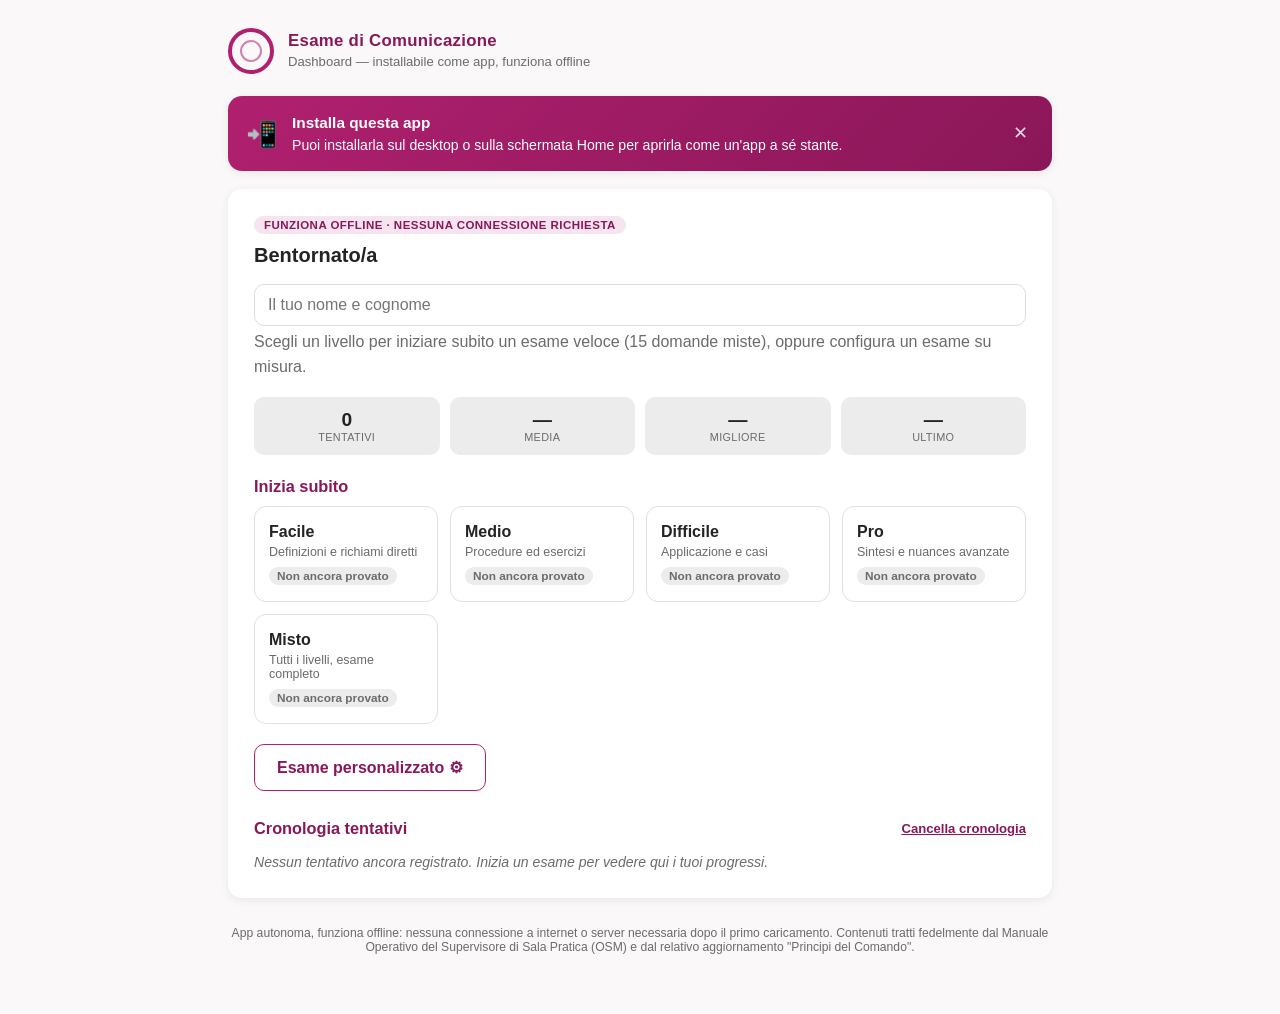
<file: quiz-comunicazione/esame-offline.html>
<!DOCTYPE html>
<html lang="it">
<head>
<meta charset="UTF-8">
<meta name="viewport" content="width=device-width, initial-scale=1.0, viewport-fit=cover">
<title>Esame di Comunicazione — Dashboard</title>
<meta name="theme-color" content="#b0206f">
<meta name="mobile-web-app-capable" content="yes">
<meta name="apple-mobile-web-app-capable" content="yes">
<meta name="apple-mobile-web-app-status-bar-style" content="black-translucent">
<meta name="apple-mobile-web-app-title" content="Esame Com.">
<link rel="manifest" href="[data-uri]">
<link rel="icon" href="[data-uri]" type="image/svg+xml">
<link rel="apple-touch-icon" href="[data-uri]">
<style>
:root {
  --magenta: #b0206f;
  --magenta-dark: #8a1758;
  --magenta-light: #f6e4ef;
  --ink: #232323;
  --gray: #6b6b6b;
  --gray-light: #ececed;
  --bg: #faf8f9;
  --card-bg: #ffffff;
  --ok: #1f9254;
  --ok-bg: #e7f6ee;
  --bad: #c0392b;
  --bad-bg: #fbeae8;
  --warn: #b7791f;
  --warn-bg: #fdf3e3;
  --radius: 14px;
  --shadow: 0 2px 10px rgba(30, 20, 30, 0.08);
}
* { box-sizing: border-box; }
html, body {
  margin: 0; padding: 0; background: var(--bg); color: var(--ink);
  font-family: "Segoe UI", "Helvetica Neue", Arial, sans-serif; min-height: 100vh;
}
.wrap { max-width: 860px; margin: 0 auto; padding: 28px 18px 60px; }
header.top { display: flex; align-items: center; gap: 14px; margin-bottom: 22px; }
.logo-ring { width: 46px; height: 46px; border-radius: 50%; border: 4px solid var(--magenta); flex: 0 0 auto; position: relative; }
.logo-ring::after { content: ""; position: absolute; inset: 8px; border-radius: 50%; border: 2px solid var(--magenta); opacity: .55; }
header.top .titles { line-height: 1.25; flex: 1; }
header.top h1 { font-size: 1.05rem; margin: 0; color: var(--magenta-dark); letter-spacing: .3px; }
header.top p { margin: 2px 0 0; font-size: .82rem; color: var(--gray); }
.card { background: var(--card-bg); border-radius: var(--radius); box-shadow: var(--shadow); padding: 26px 26px 22px; margin-bottom: 18px; }
h2 { font-size: 1.25rem; margin-top: 0; }
h3 { font-size: 1.02rem; color: var(--magenta-dark); margin-bottom: 6px; }
p.lead { color: var(--gray); line-height: 1.55; }
.badge { display: inline-block; font-size: .72rem; font-weight: 600; letter-spacing: .04em; text-transform: uppercase; color: var(--magenta-dark); background: var(--magenta-light); padding: 3px 10px; border-radius: 999px; margin-bottom: 10px; margin-right: 6px; }
label.field-label { display: block; font-size: .85rem; font-weight: 600; margin: 16px 0 8px; }
input[type="text"] { width: 100%; padding: 11px 13px; font-size: 1rem; border: 1.5px solid #ddd; border-radius: 10px; font-family: inherit; background: #fff; color: var(--ink); }
input[type="text"]:focus { outline: none; border-color: var(--magenta); }
input[type="range"] { width: 100%; accent-color: var(--magenta); }
textarea {
  width: 100%; min-height: 130px; padding: 12px 14px; font-size: .97rem; line-height: 1.5;
  border: 1.5px solid #ddd; border-radius: 10px; font-family: inherit; resize: vertical; color: var(--ink);
}
textarea:focus { outline: none; border-color: var(--magenta); }
.choice-grid { display: grid; grid-template-columns: repeat(auto-fit, minmax(140px, 1fr)); gap: 10px; margin-top: 4px; }
.choice-card {
  border: 1.5px solid #e2e0e2; border-radius: 12px; padding: 14px 12px; cursor: pointer; text-align: center;
  transition: border-color .12s ease, background .12s ease; font-size: .92rem; font-weight: 600;
}
.choice-card small { display: block; font-weight: 400; color: var(--gray); margin-top: 4px; font-size: .78rem; }
.choice-card:hover { border-color: var(--magenta); background: var(--magenta-light); }
.choice-card.selected { border-color: var(--magenta); background: var(--magenta-light); color: var(--magenta-dark); }
.count-hint { font-size: .8rem; color: var(--gray); margin-top: 8px; }
ul.rules { padding-left: 20px; color: var(--gray); line-height: 1.6; font-size: .93rem; }
.btn {
  appearance: none; border: none; cursor: pointer; font-family: inherit; font-size: 1rem; font-weight: 600;
  padding: 13px 22px; border-radius: 10px; background: var(--magenta); color: #fff;
  transition: background .15s ease, transform .05s ease;
}
.btn:hover { background: var(--magenta-dark); }
.btn:active { transform: translateY(1px); }
.btn:disabled { background: #d8b9cc; cursor: not-allowed; }
.btn.secondary { background: transparent; color: var(--magenta-dark); border: 1.5px solid var(--magenta); }
.btn.secondary:hover { background: var(--magenta-light); }
.btn.ghost { background: transparent; color: var(--gray); border: 1.5px solid var(--gray-light); }
.btn.ghost:hover { background: var(--gray-light); }
.btn.small { padding: 8px 14px; font-size: .85rem; }
.btn.block { width: 100%; }
.actions { display: flex; gap: 10px; margin-top: 20px; flex-wrap: wrap; }
.progress-wrap { display: flex; align-items: center; justify-content: space-between; gap: 14px; margin-bottom: 14px; font-size: .82rem; color: var(--gray); }
.progress-bar { flex: 1; height: 7px; background: var(--gray-light); border-radius: 999px; overflow: hidden; }
.progress-bar > div { height: 100%; background: var(--magenta); border-radius: 999px; transition: width .25s ease; }
.tags-row { display: flex; gap: 6px; margin-bottom: 10px; flex-wrap: wrap; }
.tag-pill { font-size: .68rem; font-weight: 700; text-transform: uppercase; letter-spacing: .04em; padding: 3px 9px; border-radius: 999px; }
.tag-pill.section { color: var(--magenta-dark); background: var(--magenta-light); }
.tag-pill.diff-facile { color: #1f7a3f; background: #e3f5ea; }
.tag-pill.diff-medio { color: #9a6b0d; background: #fdf1da; }
.tag-pill.diff-difficile { color: #b8481f; background: #fdeae0; }
.tag-pill.diff-pro { color: #6a1f9e; background: #f1e3fa; }
.tag-pill.type-open { color: #1c5f8c; background: #e2f1fb; }
.tag-pill.type-closed { color: #555; background: var(--gray-light); }
.question-text { font-size: 1.12rem; line-height: 1.5; margin: 4px 0 20px; font-weight: 600; }
.options { display: flex; flex-direction: column; gap: 10px; }
.option { display: flex; align-items: flex-start; gap: 12px; padding: 13px 15px; border: 1.5px solid #e2e0e2; border-radius: 10px; cursor: pointer; transition: border-color .12s ease, background .12s ease; font-size: .97rem; line-height: 1.45; }
.option:hover { border-color: var(--magenta); background: var(--magenta-light); }
.option input { margin-top: 3px; accent-color: var(--magenta); flex: 0 0 auto; }
.option.selected { border-color: var(--magenta); background: var(--magenta-light); }
.option.correct { border-color: var(--ok); background: var(--ok-bg); }
.option.incorrect { border-color: var(--bad); background: var(--bad-bg); }
.option.disabled { cursor: default; }
.feedback-box { margin-top: 16px; padding: 13px 15px; border-radius: 10px; font-size: .9rem; line-height: 1.5; }
.feedback-box.ok { background: var(--ok-bg); color: #145a34; border: 1px solid #bfe6cf; }
.feedback-box.bad { background: var(--bad-bg); color: #7a241b; border: 1px solid #f0c2bc; }
.feedback-box.info { background: var(--magenta-light); color: var(--magenta-dark); border: 1px solid #eac3dd; }
.feedback-box .quote { display: block; margin-top: 6px; font-style: italic; opacity: .9; }
.self-rate-row { display: flex; gap: 10px; margin-top: 14px; flex-wrap: wrap; }
.self-rate-btn { flex: 1; min-width: 130px; padding: 11px 10px; border-radius: 10px; border: 1.5px solid #ddd; background: #fff; cursor: pointer; font-weight: 600; font-size: .85rem; color: var(--ink); }
.self-rate-btn:hover { border-color: var(--magenta); }
.self-rate-btn.chosen-full { border-color: var(--ok); background: var(--ok-bg); color: #145a34; }
.self-rate-btn.chosen-half { border-color: var(--warn); background: var(--warn-bg); color: #7a5210; }
.self-rate-btn.chosen-zero { border-color: var(--bad); background: var(--bad-bg); color: #7a241b; }
.score-hero { text-align: center; padding: 10px 0 6px; }
.score-circle { width: 132px; height: 132px; border-radius: 50%; margin: 0 auto 14px; display: flex; align-items: center; justify-content: center; flex-direction: column; border: 8px solid var(--magenta-light); }
.score-circle .pct { font-size: 1.7rem; font-weight: 800; color: var(--magenta-dark); }
.score-circle .frac { font-size: .78rem; color: var(--gray); }
.score-circle.pass { border-color: var(--ok-bg); }
.score-circle.pass .pct { color: var(--ok); }
.score-circle.fail { border-color: var(--bad-bg); }
.score-circle.fail .pct { color: var(--bad); }
.result-title { font-size: 1.3rem; font-weight: 800; margin: 0 0 4px; }
.result-title.pass { color: var(--ok); }
.result-title.fail { color: var(--bad); }
.result-sub { color: var(--gray); margin-bottom: 4px; }
.stats-grid { display: grid; grid-template-columns: repeat(3, 1fr); gap: 10px; margin: 18px 0; }
.stats-grid.dash { grid-template-columns: repeat(4, 1fr); }
.stat { background: var(--gray-light); border-radius: 10px; padding: 12px 8px; text-align: center; }
.stat .num { font-size: 1.2rem; font-weight: 800; }
.stat .lab { font-size: .68rem; color: var(--gray); text-transform: uppercase; letter-spacing: .03em; }
.section-breakdown { margin-top: 10px; }
.sb-row { display: flex; align-items: center; gap: 10px; font-size: .85rem; padding: 7px 0; border-bottom: 1px solid var(--gray-light); }
.sb-row .name { flex: 1; }
.sb-row .val { font-weight: 700; color: var(--gray); min-width: 46px; text-align: right; }
.sb-bar { flex: 1.4; height: 6px; background: var(--gray-light); border-radius: 999px; overflow: hidden; }
.sb-bar > div { height: 100%; background: var(--magenta); }
.review-item { border: 1px solid var(--gray-light); border-radius: 10px; padding: 14px 16px; margin-bottom: 10px; }
.review-item .rq { font-weight: 600; margin-bottom: 6px; }
.review-item .ra { font-size: .88rem; margin: 3px 0; }
.review-item .ra.correct-answer { color: var(--ok); }
.review-item .ra.wrong-answer { color: var(--bad); text-decoration: line-through; }
.review-item .ra.user-open-answer { color: var(--ink); background: var(--gray-light); padding: 8px 10px; border-radius: 8px; margin: 6px 0; white-space: pre-wrap; }
.review-item .rexp { font-size: .85rem; color: var(--gray); margin-top: 6px; font-style: italic; }
footer.credit { text-align: center; color: var(--gray); font-size: .76rem; margin-top: 28px; }
#certificate { display: none; }
@media print {
  header.top, .no-print { display: none !important; }
  #certificate { display: block !important; }
  body { background: #fff; }
  .wrap { max-width: 100%; }
}
.hidden { display: none !important; }

/* Dashboard-specific */
.install-banner {
  display: flex; align-items: center; gap: 14px; background: linear-gradient(135deg, var(--magenta) 0%, var(--magenta-dark) 100%);
  color: #fff; border-radius: var(--radius); padding: 16px 18px; margin-bottom: 18px; box-shadow: var(--shadow);
}
.install-banner .icon { font-size: 1.6rem; flex: 0 0 auto; }
.install-banner .txt { flex: 1; font-size: .88rem; line-height: 1.4; }
.install-banner .txt strong { display: block; font-size: .96rem; margin-bottom: 2px; }
.install-banner .btn { background: #fff; color: var(--magenta-dark); flex: 0 0 auto; }
.install-banner .btn:hover { background: #f2dcea; }
.install-banner .dismiss { background: transparent; border: none; color: rgba(255,255,255,.8); font-size: 1.1rem; cursor: pointer; flex: 0 0 auto; padding: 4px 6px; }
.name-row { display: flex; align-items: center; gap: 10px; margin-bottom: 4px; }
.name-row input { flex: 1; }
.quick-tiles { display: grid; grid-template-columns: repeat(auto-fit, minmax(150px, 1fr)); gap: 12px; margin-top: 10px; }
.quick-tile {
  border: 1.5px solid #e2e0e2; border-radius: 12px; padding: 16px 14px; cursor: pointer; text-align: left;
  transition: border-color .12s ease, background .12s ease, transform .05s ease; background: #fff;
}
.quick-tile:hover { border-color: var(--magenta); background: var(--magenta-light); }
.quick-tile:active { transform: translateY(1px); }
.quick-tile .qt-title { font-weight: 700; font-size: 1rem; color: var(--ink); margin-bottom: 4px; }
.quick-tile .qt-sub { font-size: .78rem; color: var(--gray); }
.quick-tile .qt-best { display: inline-block; margin-top: 8px; font-size: .74rem; font-weight: 700; padding: 2px 8px; border-radius: 999px; background: var(--ok-bg); color: var(--ok); }
.quick-tile .qt-best.none { background: var(--gray-light); color: var(--gray); }
.history-list { margin-top: 8px; }
.history-row {
  display: flex; align-items: center; gap: 12px; padding: 11px 4px; border-bottom: 1px solid var(--gray-light); font-size: .87rem;
}
.history-row:last-child { border-bottom: none; }
.history-row .hr-date { color: var(--gray); font-size: .78rem; min-width: 92px; }
.history-row .hr-meta { flex: 1; color: var(--ink); }
.history-row .hr-meta .hr-tags { font-size: .72rem; color: var(--gray); margin-top: 2px; }
.history-row .hr-score { font-weight: 800; font-size: .95rem; min-width: 52px; text-align: right; }
.history-row .hr-score.pass { color: var(--ok); }
.history-row .hr-score.fail { color: var(--bad); }
.empty-hint { color: var(--gray); font-size: .88rem; font-style: italic; padding: 6px 0; }
.section-header-row { display: flex; align-items: center; justify-content: space-between; gap: 10px; margin-bottom: 4px; }
.link-btn { background: none; border: none; color: var(--magenta-dark); font-size: .82rem; font-weight: 600; cursor: pointer; padding: 4px 0; text-decoration: underline; }
.link-btn:hover { color: var(--magenta); }

@media (max-width: 480px) {
  .wrap { padding: 18px 12px 40px; }
  .card { padding: 20px 16px 18px; }
  .stats-grid.dash { grid-template-columns: repeat(2, 1fr); }
  .install-banner { flex-wrap: wrap; }
}
</style>
</head>
<body>
<div class="wrap">

  <header class="top no-print">
    <div class="logo-ring"></div>
    <div class="titles">
      <h1>Esame di Comunicazione</h1>
      <p>Dashboard — installabile come app, funziona offline</p>
    </div>
  </header>

  <div id="install-banner" class="install-banner hidden no-print">
    <span class="icon">📲</span>
    <span class="txt"><strong id="install-banner-title">Installa questa app</strong><span id="install-banner-text">Aggiungila alla schermata Home o al desktop per aprirla come un'app vera e propria.</span></span>
    <button id="install-action-btn" class="btn small hidden">Installa</button>
    <button id="install-dismiss-btn" class="dismiss" title="Chiudi" aria-label="Chiudi">✕</button>
  </div>

  <!-- SCREEN: DASHBOARD -->
  <section id="screen-dashboard" class="card">
    <span class="badge">Funziona offline · nessuna connessione richiesta</span>
    <h2>Bentornato/a</h2>
    <div class="name-row">
      <input type="text" id="dash-name" placeholder="Il tuo nome e cognome" autocomplete="name">
    </div>
    <p class="lead" style="margin-top:2px;">
      Scegli un livello per iniziare subito un esame veloce (15 domande miste), oppure configura un esame su misura.
    </p>

    <div class="stats-grid dash" id="dash-stats"></div>

    <h3 style="margin-top:22px;">Inizia subito</h3>
    <div class="quick-tiles" id="quick-tiles"></div>

    <div class="actions">
      <button id="open-config-btn" class="btn secondary">Esame personalizzato ⚙</button>
    </div>

    <div class="section-header-row" style="margin-top:26px;">
      <h3 style="margin:0;">Cronologia tentativi</h3>
      <button id="clear-history-btn" class="link-btn">Cancella cronologia</button>
    </div>
    <div class="history-list" id="history-list"></div>
  </section>

  <!-- SCREEN: CONFIG (esame personalizzato) -->
  <section id="screen-config" class="card hidden">
    <span class="badge">Esame personalizzato</span>
    <h2>Configura il tuo esame</h2>
    <p class="lead">
      Le domande sono tratte fedelmente dal Manuale Operativo del Supervisore di Sala Pratica e dal
      relativo aggiornamento "Principi del Comando". Scegli il livello di difficoltà, il tipo di
      domande e quante proporne.
    </p>

    <form id="start-form">
      <label class="field-label">Nome e cognome del candidato</label>
      <input type="text" id="student-name" placeholder="Es. Mario Rossi" autocomplete="name">

      <label class="field-label">Livello di difficoltà</label>
      <div class="choice-grid" id="difficulty-grid" data-select="difficulty">
        <div class="choice-card" data-value="facile">Facile<small>Definizioni e richiami diretti</small></div>
        <div class="choice-card" data-value="medio">Medio<small>Procedure ed esercizi</small></div>
        <div class="choice-card" data-value="difficile">Difficile<small>Applicazione e casi</small></div>
        <div class="choice-card" data-value="pro">Pro<small>Sintesi e nuances avanzate</small></div>
        <div class="choice-card selected" data-value="misto">Misto<small>Tutti i livelli</small></div>
      </div>

      <label class="field-label">Tipo di domande</label>
      <div class="choice-grid" id="type-grid" data-select="type">
        <div class="choice-card" data-value="closed">Solo chiuse<small>Risposta multipla, corrette in automatico</small></div>
        <div class="choice-card" data-value="open">Solo aperte<small>Risposta libera, autovalutazione</small></div>
        <div class="choice-card selected" data-value="mixed">Miste<small>Chiuse + aperte</small></div>
      </div>

      <label class="field-label">Numero di domande: <span id="qcount-label">15</span></label>
      <input type="range" id="qcount" min="5" max="15" step="1" value="15">
      <div class="count-hint" id="available-hint">Domande disponibili per questo filtro: —</div>

      <div class="actions">
        <button type="submit" class="btn block">Genera ed inizia l'esame</button>
        <button type="button" id="back-to-dash-btn" class="btn ghost">← Torna alla dashboard</button>
      </div>
    </form>
  </section>

  <!-- SCREEN: QUIZ -->
  <section id="screen-quiz" class="card hidden">
    <div class="progress-wrap">
      <span id="progress-label">Domanda 1 di 0</span>
      <div class="progress-bar"><div id="progress-bar" style="width:0%"></div></div>
    </div>
    <div class="tags-row">
      <span class="tag-pill section" id="section-tag">Sezione</span>
      <span class="tag-pill" id="difficulty-tag">Livello</span>
      <span class="tag-pill" id="type-tag">Tipo</span>
    </div>
    <div id="question-text" class="question-text">Domanda</div>

    <div id="closed-area">
      <div id="options-box" class="options"></div>
    </div>

    <div id="open-area" class="hidden">
      <textarea id="open-answer" placeholder="Scrivi qui la tua risposta con parole tue..."></textarea>
      <div class="actions">
        <button id="reveal-btn" class="btn secondary">Mostra risposta modello e autovaluta</button>
      </div>
      <div id="model-answer-box" class="feedback-box info hidden"></div>
      <div id="self-rate-row" class="self-rate-row hidden">
        <button class="self-rate-btn" data-score="1">✔ L'ho azzeccata</button>
        <button class="self-rate-btn" data-score="0.5">≈ Parzialmente</button>
        <button class="self-rate-btn" data-score="0">✘ Da rivedere</button>
      </div>
    </div>

    <div id="feedback-box" class="feedback-box hidden"></div>

    <div class="actions">
      <button id="next-btn" class="btn" disabled>Domanda successiva</button>
      <button id="quit-btn" class="btn secondary no-print">Interrompi esame</button>
    </div>
  </section>

  <!-- SCREEN: RESULTS -->
  <section id="screen-results" class="card hidden">
    <div id="results-body"></div>
    <div class="actions no-print">
      <button id="dashboard-btn" class="btn">Torna alla Dashboard</button>
      <button id="restart-btn" class="btn secondary">Configura un nuovo esame</button>
      <button id="print-btn" class="btn ghost hidden">Stampa attestato</button>
    </div>
  </section>

  <footer class="credit no-print">
    App autonoma, funziona offline: nessuna connessione a internet o server necessaria dopo il primo caricamento.
    Contenuti tratti fedelmente dal Manuale Operativo del Supervisore di Sala Pratica (OSM) e dal relativo aggiornamento "Principi del Comando".
  </footer>

  <div id="certificate">
    <div style="text-align:center; padding-top:60px; font-family: Arial, sans-serif;">
      <div style="font-size:.85rem; letter-spacing:.15em; text-transform:uppercase; color:#888;">Attestato di Superamento</div>
      <h1 style="font-size:1.9rem; margin:14px 0 4px;">Esame di Comunicazione</h1>
      <div style="font-size:1rem; color:#555; margin-bottom:10px;" id="cert-config">—</div>
      <div style="font-size:1.4rem; font-weight:700; margin:30px 0 6px;" id="cert-name">—</div>
      <div style="font-size:1rem; color:#555; margin-bottom:30px;">ha superato l'esame con un punteggio del <strong id="cert-score">—</strong></div>
      <div style="font-size:.9rem; color:#777;" id="cert-date">—</div>
    </div>
  </div>

</div>

<script>
const SECTIONS = ["Ruoli e Definizioni","Il Codice del Supervisore","Glossario della Comunicazione","Procedura di Gestione della Sala Pratica","Come Allenare e Guidare lo Studente","Percorso “Comunicare da Leader”","Scala delle Emozioni","Che Cosa Fai / Far Desiderare","Ostacoli al Confronto","Principi del Comando: Controllo e Intenzione"];
const CLOSED_QUESTIONS = [{"section":0,"question":"Chi è il Supervisore di Sala Pratica secondo il manuale?","options":["Un Manager esperto, garante del corretto funzionamento della Sala Pratica","Un consulente esperto nell'esecuzione degli esercizi che allena","Il Responsabile MBS (DT)","Uno studente che ha superato tutti gli esercizi"],"correct":0,"explanation":"«È un Manager esperto, il garante del corretto funzionamento della Sala Pratica (e non solo)».","difficulty":"facile","type":"closed"},{"section":0,"question":"Chi è l'Allenatore?","options":["Il garante del corretto funzionamento della sala pratica","Un consulente esperto nell'esecuzione degli esercizi che si appresta ad allenare","Il responsabile organizzativo della MBS","Colui che sostituisce sempre il Supervisore"],"correct":1,"explanation":"«È un consulente esperto nell'esecuzione degli esercizi che si appresta ad allenare. È una persona che sta vincendo nella sua attività».","difficulty":"facile","type":"closed"},{"section":0,"question":"Il Supervisore allena direttamente gli studenti in sala pratica.","options":["Vero","Falso"],"correct":1,"explanation":"«Il Supervisore non allena, ottiene risultati tramite gli allenatori e fa tutte le opportune correzioni al fine di ottenere il risultato; anche sostituire un allenatore».","difficulty":"facile","type":"closed"},{"section":0,"question":"A chi fa capo il ruolo del Supervisore secondo l'organigramma?","options":["Al Responsabile MBS/Academy (DT)","Al Direttore Generale dell'azienda cliente","All'Allenatore più anziano","Al cliente stesso"],"correct":0,"explanation":"«ORGANIGRAMMA: questo ruolo fa capo al Responsabile MBS/Academy (DT) che cura la gestione dei clienti iscritti alla classe».","difficulty":"medio","type":"closed"},{"section":0,"question":"Quali sono i tre attributi del dirigente richiamati nel manuale?","options":["Saper fare il lavoro dei collaboratori meglio di loro, avere eccellenti relazioni aiutandoli a comprendere i doveri, ottenere qualcosa tramite un'altra persona","Essere autoritario, imporre le regole, controllare gli orari","Saper vendere, saper comunicare, saper motivare","Pianificare, organizzare, delegare"],"correct":0,"explanation":"Il manuale cita i «tre punti del dirigente»: eseguire il lavoro dei collaboratori meglio di loro, avere eccellenti relazioni aiutandoli a comprendere doveri e ruoli, e la capacità (la più importante) di ottenere qualcosa fatto tramite un'altra persona.","difficulty":"difficile","type":"closed"},{"section":0,"question":"Qual è lo SCOPO dichiarato nella Premessa del manuale?","options":["Insegnare tecniche di vendita avanzate","Portare la persona che si allena a diventare migliore nella comunicazione in uscita e più efficace nelle comunicazioni in genere, senza esserne influenzata eccessivamente","Formare nuovi supervisori aziendali per altre aree","Ridurre il turnover del personale"],"correct":1,"explanation":"«SCOPO: portare la persona che viene ad allenarsi in questa classe a diventare migliore nella comunicazione in uscita e più efficace nelle comunicazioni in genere senza che queste lo influenzino eccessivamente».","difficulty":"medio","type":"closed"},{"section":1,"question":"Quante regole compongono il Codice del Supervisore?","options":["15","18","23","30"],"correct":2,"explanation":"Il Codice del Supervisore elenca 23 regole, seguite dalla firma di condivisione e impegno.","difficulty":"facile","type":"closed"},{"section":1,"question":"Secondo la regola n.2, come va stigmatizzato l'errore di uno studente?","options":["Mai, per non scoraggiarlo","In maniera brutale (chiara, diretta), mantenendo comunque una buona sintonia","Solo in privato, mai davanti ad altri","Tramite un rapporto scritto al DT"],"correct":1,"explanation":"«Il Supervisore e l'Allenatore deve stigmatizzare l'errore di uno studente in maniera brutale (chiaro, diretto) e nel farlo mantenere una buona sintonia (Punti di contatto/Accordo, Feeling, Comunicazione)».","difficulty":"medio","type":"closed"},{"section":1,"question":"Secondo la regola n.5, l'Allenatore...","options":["Deve diventare amico intimo dello studente","Può discutere liberamente di problemi personali con lo studente","Non istruisce un “caso” nella sua relazione con lo studente, né discute o parla di problemi personali","Deve condividere le proprie difficoltà personali con lo studente"],"correct":2,"explanation":"«L'Allenatore non istruisce un “caso” nella sua relazione con il suo studente, né discute o parla con lui di problemi personali».","difficulty":"medio","type":"closed"},{"section":1,"question":"Cosa devono fare Supervisore e Allenatore se non sanno rispondere a una domanda dello studente (regola n.8)?","options":["Inventare una risposta plausibile per non perdere autorevolezza","Ignorare la domanda e proseguire","Ammetterlo sempre e trovare la risposta nel materiale, indicando allo studente dove trovarla","Rimandare sempre la domanda al DT"],"correct":2,"explanation":"«Se il Supervisore o un Allenatore non sapessero rispondere ad una determinata domanda, dovrebbero sempre ammetterlo e trovare la risposta nel materiale, così da poter dire allo studente dove trovarla».","difficulty":"medio","type":"closed"},{"section":1,"question":"La regola n.13 del Codice riguarda:","options":["Il divieto di coinvolgimento emozionale con gli studenti, soprattutto a livello affettivo/sessuale","L'obbligo di indossare la divisa aziendale","Il divieto di usare il telefono in sala pratica","L'obbligo di dare un regalo finale allo studente"],"correct":0,"explanation":"«Il Supervisore e l'Allenatore non devono coinvolgersi emozionalmente con gli studenti, soprattutto a livello affettivo/sessuale (mentre sono in formazione con lui)».","difficulty":"facile","type":"closed"},{"section":1,"question":"Cosa deve fare il Supervisore/Allenatore quando commette un errore (regola n.14)?","options":["Continuare come se nulla fosse, per non perdere autorevolezza","Farsi sostituire immediatamente","Informare lo studente dell'errore e correggersi subito, senza mai nasconderlo","Rimandare la correzione a fine giornata"],"correct":2,"explanation":"«Quando il Supervisore o l'Allenatore commette un errore, egli deve informare lo studente che lo ha fatto, e correggersi immediatamente […]. Non devono mai nascondere il fatto che hanno commesso un errore».","difficulty":"medio","type":"closed"},{"section":1,"question":"Cosa significa la regola n.23, “Causatività genera causatività”?","options":["Ogni causa produce sempre un effetto negativo","Solo il DT può essere causativo","Se il Supervisore e l'Allenatore sono causativi, anche il cliente lo diventa","Il cliente è sempre causa dei propri problemi"],"correct":2,"explanation":"«Il Supervisore e l'Allenatore sono causativi! Se lo sono, anche il cliente lo è. Causatività genera causatività».","difficulty":"difficile","type":"closed"},{"section":1,"question":"Secondo la regola n.17, dopo aver lasciato il controllo allo studente per un'esercitazione, cosa devono fare Supervisore e Allenatore?","options":["Lasciare che lo studente mantenga il controllo per il resto della sessione","Riprendere sempre il controllo dello studente","Chiamare subito il DT","Interrompere definitivamente l'esercizio"],"correct":1,"explanation":"«Dopo aver lasciato allo studente il controllo, […] devono sempre riprendere il controllo dello studente».","difficulty":"difficile","type":"closed"},{"section":2,"question":"Che cos'è un “Bottone” secondo il glossario?","options":["Un errore ripetuto durante l'esercizio","Un qualcosa (parola, frase, soggetto o area) che suscita una reazione nell'individuo","Il comando per iniziare l'esercizio","Un premio dato allo studente"],"correct":1,"explanation":"«BOTTONE: un qualcosa, una parola, una frase, un soggetto oppure un'area che suscita una reazione nell'individuo».","difficulty":"facile","type":"closed"},{"section":2,"question":"Come viene definita la “Comunicazione” nel glossario?","options":["Un discorso tenuto da una sola persona","Uno scambio di idee (e oggetti) fra due o più persone attraverso lo spazio","Il trasferimento di documenti tra uffici","L'atto di dare ordini"],"correct":1,"explanation":"«COMUNICAZIONE: uno scambio di idee e oggetti fra due persone o più persone attraverso lo spazio».","difficulty":"facile","type":"closed"},{"section":2,"question":"Il “Riconoscimento” è definito come:","options":["Un premio economico per lo studente","Una critica costruttiva","Il segnale di inizio esercizio","Qualcosa detto o fatto per informare che si è notato, compreso e ricevuto ciò che è stato detto o fatto"],"correct":3,"explanation":"«RICONOSCIMENTO: qualcosa detto o fatto al fine d'informare qualcun altro che si è notato, compreso e ricevuto ciò che costui ha detto oppure ha fatto».","difficulty":"facile","type":"closed"},{"section":2,"question":"Cosa si intende per “Sintonia”?","options":["La velocità con cui si comunica","Il volume della voce durante la comunicazione","Il grado relativo di accordo, intesa e concordia presente tra due o più persone","La distanza fisica tra le persone"],"correct":2,"explanation":"«SINTONIA: è il grado relativo di accordo presente tra due o più persone […] Sintonia significa il grado di accordo, intesa e concordia che esiste con l'altra persona».","difficulty":"facile","type":"closed"},{"section":2,"question":"“Stare di Fronte” significa:","options":["Guardare fisso senza mai sbattere le palpebre","Mantenere il silenzio durante la conversazione","Fronteggiare senza scansare o ritrarsi, essendo a proprio agio e percependo","Stare fisicamente a un metro esatto di distanza"],"correct":2,"explanation":"«STARE DI FRONTE: fronteggiare senza scansare o ritrarsi. L'abilità di stare di fronte consiste nella capacità di essere lì a proprio agio e di percepire».","difficulty":"medio","type":"closed"},{"section":2,"question":"Cos'è il “Ritardo di Comunicazione”?","options":["Il tempo che l'allenatore impiega per dare il “Via”","La pausa tra un esercizio e l'altro","Il tempo necessario per completare il corso","Il lasso di tempo che intercorre fra il porre la domanda e la risposta a quella esatta domanda"],"correct":3,"explanation":"«RITARDO DI COMUNICAZIONE: il lasso di tempo che intercorre fra il porre la domanda e la risposta a quell'esatta domanda, data alla persona da cui era stata posta».","difficulty":"medio","type":"closed"},{"section":2,"question":"Cosa significa “Provocato”?","options":["Un esercizio riservato solo al Supervisore","Una tecnica di rilassamento","La ricerca di azioni, parole o frasi che durante l'esercizio inducono lo studente a distrarsi o reagire","Un tipo particolare di riconoscimento"],"correct":2,"explanation":"«PROVOCATO: […] la ricerca di quelle azioni, parole, frasi, manierismi o argomenti che durante l'esercizio inducono lo studente a distrarsi, reagendo nei confronti dell'allenatore».","difficulty":"medio","type":"closed"},{"section":2,"question":"Quando l'abilità appresa in un esercizio rimane stabile, come viene definita la vittoria ottenuta?","options":["Pass definitivo","Certificazione MBS","Grande vittoria stabile","Chiusura del ciclo"],"correct":2,"explanation":"«Quando lo studente ha raggiunto il punto in cui può eseguire l'esercizio e la sua abilità nel farlo rimane stabile, si ha quella che viene definita grande vittoria stabile: vittoria significativa e durevole».","difficulty":"medio","type":"closed"},{"section":2,"question":"Cosa si intende per “Unità di Tempo” riferita a una comunicazione?","options":["Una comunicazione nuova, fresca, come se fosse la prima volta che viene detta","Il tempo minimo che deve durare un esercizio","Una comunicazione ripetuta identica più volte","L'unità di misura degli errori"],"correct":0,"explanation":"«UNITA' DI TEMPO: è una comunicazione che non viene ripetuta in base all'ultima volta che è stata ripetuta. Deve essere nuova, fresca, comunicata nel presente. Come se fosse la prima volta che viene detta».","difficulty":"difficile","type":"closed"},{"section":3,"question":"Chi deve arrivare per primo in sala pratica?","options":["Il primo studente iscritto","Il DT della MBS","Il Supervisore","L'allenatore più anziano"],"correct":2,"explanation":"«Il supervisore DEVE essere il primo ad arrivare in sala pratica».","difficulty":"facile","type":"closed"},{"section":3,"question":"Chi decide quale allenatore utilizzare per un esercizio in Sala Pratica?","options":["Lo studente stesso","Solo il Supervisore, chiedendo la disponibilità esclusivamente al DT","L'allenatore della sala studio in autonomia","Il cliente tramite il proprio consulente"],"correct":1,"explanation":"«Sarà solo il supervisore a decidere di quale allenatore si deve avvalere […] chiedendo la disponibilità di quell'allenatore esclusivamente al DT».","difficulty":"medio","type":"closed"},{"section":3,"question":"Cosa NON deve mai dire un allenatore quando ritiene che uno studente abbia terminato un esercizio, in assenza del Supervisore?","options":["“Chiamo il Supervisore per la verifica”","“Secondo me va bene”, “l'allenamento è concluso” oppure “vediamo cosa dice il Supervisore”","“Ripetiamo ancora una volta”","“Bravo, continua così”"],"correct":1,"explanation":"«L'allenatore non dirà MAI allo studente “secondo me va bene”, “l'allenamento è concluso” oppure “Per me è ok, vediamo cosa dice il Supervisore della Sala Pratica”».","difficulty":"medio","type":"closed"},{"section":3,"question":"Quali comandi si usano per dirigere lo studente durante gli esercizi?","options":["START, STOP, PAUSA","VIA, ERRORE, FINE","INIZIO, CORREGGI, TERMINA","OK, NO, BASTA"],"correct":1,"explanation":"«Per dirigere lo studente durante gli esercizi utilizza i comandi VIA, ERRORE, FINE».","difficulty":"facile","type":"closed"},{"section":3,"question":"Cosa deve fare il Supervisore per ogni percorso di Comunicazione terminato?","options":["Compilare un report annuale per l'azienda","Pubblicare i risultati in bacheca","Inviare alla Responsabile dell'organizzazione MBS una comunicazione WhatsApp e poi firmare l'attestato dopo la stampa","Inviare una email al cliente con i voti ottenuti"],"correct":2,"explanation":"«È il Supervisore ad inviare alla Responsabile dell'organizzazione della MBS una comunicazione whatsapp indicando il completamento del corso […]. Dopo la stampa, sarà il supervisore a firmare l'attestato».","difficulty":"medio","type":"closed"},{"section":3,"question":"Gli argomenti personali trattati con il cliente durante la pratica (specialmente nel “Comunicare da Leader provocato”):","options":["Vanno condivisi ogni sera con il DT","Possono essere condivisi con gli altri studenti per aiutarli","Non devono uscire dalla sala pratica","Vanno scritti in un report per l'azienda del cliente"],"correct":2,"explanation":"«Gli argomenti PERSONALI trattati con il cliente durante la pratica NON DEVONO uscire dalla sala pratica (soprattutto Comunicare da leader “provocato”)».","difficulty":"facile","type":"closed"},{"section":3,"question":"Quale tra questi elementi NON è richiesto tra le dotazioni obbligatorie della sala pratica?","options":["Almeno un dizionario","Una connessione WiFi ad alta velocità","Sedie senza braccioli, distanti almeno 50 cm dal muro","Illuminazione e climatizzazione funzionanti"],"correct":1,"explanation":"Il manuale richiede dizionario, copia del Manuale di Comunicazione, copie di Pinocchio, illuminazione e climatizzazione funzionanti, sedie senza braccioli distanti almeno 50 cm dal muro. Il WiFi non è menzionato tra i requisiti.","difficulty":"medio","type":"closed"},{"section":3,"question":"Se manca uno studente o un allenatore dopo la pausa, cosa fa il Supervisore?","options":["Abbandona la sala per andarlo a cercare personalmente","Manda qualcuno a chiamarlo, senza lasciare la sala pratica","Annulla la sessione","Aspetta senza intervenire"],"correct":1,"explanation":"«Se manca qualcuno il Supervisore della Sala lo manda a chiamare immediatamente […] non puoi lasciare la sala pratica ma mandi qualcuno a chiamarlo».","difficulty":"medio","type":"closed"},{"section":4,"question":"Cosa si intende per “allenare con realtà”?","options":["Usare sempre frasi preconfezionate identiche per tutti","Simulare situazioni il più possibile attinenti alla realtà normalmente vissuta dallo studente","Allenare solo in situazioni immaginarie","Far leggere un copione fisso"],"correct":1,"explanation":"«Siate realisti nel vostro allenamento […] assicuratevi di utilizzare delle condizioni che siano adatte alla realtà normalmente vissuta dallo studente che state allenando».","difficulty":"facile","type":"closed"},{"section":4,"question":"È corretto lasciare che uno studente si “auto-corregga” durante un esercizio?","options":["Sì, è incoraggiato per sviluppare autonomia","No, va bocciato in modo deciso perché porta la persona a introvertirsi","Sì, ma solo dopo il terzo errore","Dipende dall'umore dello studente"],"correct":1,"explanation":"«Bocciate in modo deciso qualsiasi forma di auto allenamento / auto correzione […] la persona tenderà a introvertirsi».","difficulty":"medio","type":"closed"},{"section":4,"question":"Quando ci sono correzioni che richiedono una spiegazione, cosa deve fare l'allenatore?","options":["Spiegare sempre a parole proprie, senza consultare il manuale","Prendere il testo dell'esercizio e far leggere allo studente direttamente la parte che spiega il dato corretto","Rimandare la spiegazione alla fine del corso","Chiedere allo studente di cercare la risposta da solo su internet"],"correct":1,"explanation":"«Dovete SEMPRE prendere il testo dell'esercizio […] e FATE LEGGERE DIRETTAMENTE LA PARTE DEL TESTO CHE SPIEGA IL CORRETTO DATO. Non fate i professori».","difficulty":"medio","type":"closed"},{"section":4,"question":"Indicativamente, quanto tempo può metterci uno studente per passare un esercizio prima che si valuti un cambio di approccio (dato non ferreo)?","options":["Circa 10 minuti","Circa 2-3 ore","Un'intera giornata","Circa 45 secondi"],"correct":1,"explanation":"«Se la persona dovesse metterci troppo tempo per passare un esercizio (mediamente potrebbe essere circa 2-3 ore ma non è un dato ferreo)».","difficulty":"medio","type":"closed"},{"section":4,"question":"Se una persona ha un malore durante gli esercizi, cosa NON si deve fare, salvo che stia davvero male?","options":["Comprendere il turbamento e darle riconoscimento","Riportarla sul suo ciclo di comunicazione","Farle prendere medicinali","Continuare l'allenamento con calma"],"correct":2,"explanation":"«In nessun caso fai prendere alla persona medicinali […] Chiaro che se la persona dovesse proprio star male, falle prendere quello che deve e chiudi l'incontro d'allenamento».","difficulty":"difficile","type":"closed"},{"section":4,"question":"Come si gestiscono i “casi da autodisciplina bassa” secondo il manuale?","options":["Vengono esonerati dagli esercizi di comunicazione","Vengono allenati in modo duro, ripetendo più volte i primi 2 esercizi","Vengono affidati solo ad allenatrici donne","Il tempo di allenamento si riduce a 5 minuti totali"],"correct":1,"explanation":"«Qui la persona deve essere allenata in modo duro […] e farle fare ripetutamente i primi 2 esercizi che sono quelli che le riusciranno più difficili. Stalle addosso».","difficulty":"difficile","type":"closed"},{"section":4,"question":"Se un allenatore chiede di continuare un esercizio fuori dalla sala pratica perché il cliente è distratto, cosa fa il Supervisore?","options":["Accorda sempre il permesso richiesto","Sospende l'esercizio fino al giorno dopo","Si assicura che l'esercizio continui in sala pratica, spiegando che il mondo è pieno di distrazioni","Sostituisce subito l'allenatore"],"correct":2,"explanation":"«Ti assicuri che l'esercizio continui in sala pratica. Spieghi allo studente che il mondo è pieno di distrazioni […] Le distrazioni non possono tangere la nostra attenzione».","difficulty":"difficile","type":"closed"},{"section":5,"question":"Qual è lo scopo dell'Esercizio 1 - FOCUS?","options":["Imparare tecniche di respirazione e meditazione","Imparare a controllare la propria attenzione, allenando il Qui ed Ora","Migliorare la memoria a lungo termine","Allenare la proiezione della voce"],"correct":1,"explanation":"«Lo scopo di questo esercizio: è imparare a controllare la propria attenzione […] Stiamo allenando il QUI ED ORA».","difficulty":"facile","type":"closed"},{"section":5,"question":"Nell'esercizio FOCUS, è fatto divieto di stoppare il cliente con quale parola?","options":["“Via”","“Fine”","“Errore”","“Ripeti”"],"correct":2,"explanation":"«In questo esercizio è fatto divieto di stoppare il cliente con la parola “Errore”».","difficulty":"medio","type":"closed"},{"section":5,"question":"Nell'Esercizio 2 - GUARDARE, quando si considera superato (“Pass”) l'esercizio?","options":["Dopo esattamente 10 minuti di sguardo fisso","Quando lo studente non sbatte mai le palpebre","Solo quando la persona non manifesta più rigidità o forza ed è a proprio agio","Quando lo studente inizia a ridere"],"correct":2,"explanation":"«È Pass solo quando la persona non manifesta più rigidità o forza; quindi, solo quando è lì a proprio agio».","difficulty":"medio","type":"closed"},{"section":5,"question":"Nell'esercizio “Guardare Provocato”, quali sono le uniche due cose che l'allenatore non può fare?","options":["Fare battute comiche o parlare di cose che lo preoccupano","Toccare lo studente o alzarsi dalla sedia per andarsene","Passare attraverso diversi toni emotivi","Ripetere la stessa frase più volte"],"correct":1,"explanation":"«L'allenatore può dire o fare qualunque cosa tranne toccare l'allenatore o alzarsi dalla sedia per andarsene».","difficulty":"medio","type":"closed"},{"section":5,"question":"Quale frase va ripetuta spesso quando lo studente fatica a superare un “bottone” nell'esercizio Guardare Provocato?","options":["“Non ti preoccupare”","“Concentrati di più”","“Sono solo parole”","“Andrà tutto bene”"],"correct":2,"explanation":"«Ripeti spesso la frase “Sono solo parole” quando lo studente fatica a superare un bottone».","difficulty":"facile","type":"closed"},{"section":5,"question":"Nell'Esercizio 4 - Comunicare con un'emozione positiva, arrivati a quale livello emotivo si chiama il Supervisore per la verifica?","options":["Noia","Forte Interesse","Allegria","Entusiasmo"],"correct":3,"explanation":"«Arrivati all'emozione di Entusiasmo l'allenatore chiama il supervisore che verifica lo studente».","difficulty":"facile","type":"closed"},{"section":5,"question":"Nell'Esercizio 5 - Comunicare a distanza, a quanti metri si posizionano studente e allenatore?","options":["1 metro","5 metri","15 metri","30 metri"],"correct":2,"explanation":"«In questo esercizio studente e allenatore sono in piedi a circa 15 metri di distanza l'uno dall'altro».","difficulty":"facile","type":"closed"},{"section":5,"question":"Nell'Esercizio 6 - Comunicare in modo efficace, qual è il tono emotivo minimo richiesto?","options":["Ansia - Tristezza","Noia - Logicità","Forte Interesse - Allegria","Collera - Ostilità"],"correct":2,"explanation":"«in un tono emotivo alto (minimo Forte Interesse – Allegria)».","difficulty":"medio","type":"closed"},{"section":5,"question":"Nell'Esercizio 7, quale delle seguenti è un esempio CORRETTO di Riconoscimento secondo il manuale?","options":["“In che senso?”","“Perfetto!”","“Perché dici questo?”","“Continua pure”"],"correct":1,"explanation":"Esempio corretto dal manuale: Allenatore «Questo libro è davvero interessante», Studente «Perfetto!» (buon Riconoscimento, ferma la comunicazione).","difficulty":"facile","type":"closed"},{"section":5,"question":"Nell'Esercizio 7, l'allenatore può porre domande allo studente?","options":["Sì, sempre","No, solo frasi affermative","Solo domande retoriche","Solo alla fine dell'esercizio"],"correct":1,"explanation":"«L'allenatore non può fare domande. Solo frasi affermative».","difficulty":"medio","type":"closed"},{"section":5,"question":"Nell'Esercizio 8, quante volte di fila su spartiti diversi lo studente deve riuscire per ottenere il pass?","options":["Una","Tre","Cinque","Dieci"],"correct":1,"explanation":"«Quando lo studente lo ha fatto per tre volte di fila su tre spartiti diversi riceve il pass».","difficulty":"medio","type":"closed"},{"section":5,"question":"Nell'Esercizio 9 (Parte 2), quante monetine riceve lo studente e in quante ore deve spostarle tutte?","options":["3 monetine in 1 ora","5 monetine in 6 ore","10 monetine in 24 ore","5 monetine in 1 giornata intera"],"correct":1,"explanation":"«il Supervisore fornisce allo studente cinque monetine […] Deve riuscire a muovere le cinque monetine entro sei ore».","difficulty":"medio","type":"closed"},{"section":5,"question":"Nell'Esercizio 10, se l'allenatore si alza e tenta di andarsene, cosa deve fare lo studente?","options":["Lasciarlo andare e attendere il suo ritorno","Chiamare subito il Supervisore","Fermarlo fisicamente con dolcezza, farlo sedere e ripetere la domanda","Alzare il tono di voce per farlo tornare"],"correct":2,"explanation":"«In quel caso lo studente deve fermarlo fisicamente (con dolcezza), tornare a farlo sedere e porgli di nuovo la domanda».","difficulty":"difficile","type":"closed"},{"section":5,"question":"Nell'Esercizio 11, quali sono i quattro modi in cui l'interlocutore può reagire a una domanda?","options":["Ridere, piangere, arrabbiarsi, tacere","Rispondere, non rispondere, cercare di sviare, esprimere un disagio/condizione personale","Accettare, rifiutare, rimandare, ignorare","Ripetere, correggere, confermare, negare"],"correct":1,"explanation":"Il manuale elenca quattro reazioni possibili: rispondere alla domanda; non rispondere; fare affermazioni che sviano; esprimere un disagio o una condizione personale.","difficulty":"difficile","type":"closed"},{"section":5,"question":"Qual è la sequenza corretta di gestione di una condizione personale nell'Esercizio 11?","options":["Ignorare, minimizzare, cambiare argomento","Correggere, spiegare, ripetere, concludere","Comprendere, dare riconoscimento, gestire, riportare sulla domanda","Ascoltare, giudicare, consigliare, chiudere"],"correct":2,"explanation":"«Di fronte a un turbamento […] lo studente deve: Comprendere, Dare riconoscimento, Gestire, Riportare sulla domanda».","difficulty":"difficile","type":"closed"},{"section":5,"question":"Nell'Esercizio 12 (“fare il sandwich”), quali sono le quattro parti della procedura?","options":["Critica, minaccia, punizione, perdono","Saluto, problema, soluzione, congedo","Elogio, elogio, elogio, correzione finale","Un lato positivo, il lato da migliorare, l'accordo, un altro lato positivo finale"],"correct":3,"explanation":"«Nel sandwich abbiamo: un lato positivo; il lato che vorremmo che la persona migliorasse; accordo; un altro lato positivo per concludere».","difficulty":"medio","type":"closed"},{"section":5,"question":"Nel “Sandwich”, quali due parole non si devono mai usare?","options":["“Bravo” e “Grazie”","“Ma” o “Però”","“Ora” e “Adesso”","“Sempre” e “Mai”"],"correct":1,"explanation":"«Approccia la persona in modo positivo […] Non dire «Ma» o «Però»».","difficulty":"facile","type":"closed"},{"section":5,"question":"Qual è la durata prevista per il percorso “Comunicare da Leader” in MBS dall'inizio degli esercizi?","options":["1 sessione","4 sessioni","10 sessioni","2 settimane"],"correct":1,"explanation":"«Il percorso di COMUNICARE DA LEADER in MBS ha la durata di 4 sessioni dall'inizio degli esercizi».","difficulty":"facile","type":"closed"},{"section":6,"question":"Nella Scala delle Emozioni, quale livello si trova subito sopra “Collera”?","options":["Risentimento","Ostilità","Noia","Logicità"],"correct":1,"explanation":"L'ordine della scala è: […] Risentimento, Collera, Ostilità, Noia, Logicità […]. Subito sopra Collera si trova Ostilità.","difficulty":"difficile","type":"closed"},{"section":6,"question":"Qual è il livello più basso della Scala delle Emozioni citato nel manuale?","options":["Tristezza","Apatia-Fallimento","Ansia","Noia"],"correct":1,"explanation":"«APATIA-FALLIMENTO = un completo ritirarsi dalla gente […] Vicino alla morte, imita la morte»: è il livello più basso elencato.","difficulty":"facile","type":"closed"},{"section":6,"question":"Come viene definita “Ostilità nascosta-Dissimulare”?","options":["Un'ira improvvisa che si manifesta con atti e parole","L'odio censurato socialmente: la persona cova disaccordi ma preferisce non esprimerli, spesso elogiando in modo finto","Uno stato di completo distacco dalla realtà","Un forte entusiasmo represso"],"correct":1,"explanation":"«OSTILITA' NASCOSTA-DISSIMULARE = l'odio dell'individuo è censurato socialmente […] Cova disaccordi e dissapori […] ma spesso preferisce non esprimerli. Falso. Spesso elogia in modo finto».","difficulty":"medio","type":"closed"},{"section":6,"question":"Qual è il livello più alto della Scala delle Emozioni elencato nel manuale?","options":["Allegria","Forte Interesse","Entusiasmo","Logicità"],"correct":2,"explanation":"L'ultimo livello elencato è «ENTUSIASMO = incontenibile spinta ad agire e operare dando tutto sé stesso».","difficulty":"facile","type":"closed"},{"section":7,"question":"Nell'esercizio “Che cosa fai”, se la risposta dello studente non è esaustiva, cosa fa l'allenatore?","options":["Passa comunque alla domanda successiva","Fa un lungo coaching esplicativo","Fa leggere la risposta corretta al cliente e ripete la domanda","Interrompe definitivamente l'esercizio"],"correct":2,"explanation":"«Se la risposta non è esaustiva, l'allenatore fa leggere la risposta al cliente. L'allenatore a quel punto ripete la domanda per ottenere la risposta corretta».","difficulty":"medio","type":"closed"},{"section":7,"question":"Nell'esercizio “Far Desiderare”, dopo aver compreso il desiderio del collaboratore tramite domande (indagine), cosa fa il cliente?","options":["Ignora il desiderio e assegna un compito diverso","Promette una ricompensa economica","Riprende il desiderio (stimolazione) ed elenca le azioni operative per ottenere il risultato, cercando l'accordo","Chiede al collaboratore di scrivere da solo un piano"],"correct":2,"explanation":"«Il cliente riprende il desiderio del suo collaboratore (stimolazione) e gli elenca le azioni operative che deve compiere per ottenere il risultato. Ottiene l'accordo e si passa all'azione».","difficulty":"difficile","type":"closed"},{"section":7,"question":"Nella gestione dell'esercizio “Che cosa fai”, cosa NON si deve fare?","options":["Riportare lo studente ai dati dell'esercizio","Fare coaching durante l'esercizio o tirare su un caso per spiegarlo","Dare un riconoscimento quando la risposta è corretta","Passare alla domanda successiva dopo una risposta corretta"],"correct":1,"explanation":"«Non si fanno coaching durante l'esercizio. Non si tira su un caso per spiegare l'esercizio».","difficulty":"medio","type":"closed"},{"section":8,"question":"Quali sono i due modi di reagire di un individuo di fronte a un problema che non è disposto ad affrontare?","options":["Arrabbiarsi o piangere","Preoccuparsi e introvertirsi, oppure decidere che “la cosa non è poi così importante” e ritirarsi","Parlarne subito con tutti o tacere per sempre","Cambiare lavoro o cambiare città"],"correct":1,"explanation":"«Di fronte a una tale situazione l'individuo ha due modi di reagire: a) Preoccuparsi ed introvertirsi […] b) Decidere che “la cosa […] non è poi così importante” e quindi ritirarsi da essa».","difficulty":"medio","type":"closed"},{"section":8,"question":"Quali sono gli ostacoli al confronto elencati nel manuale?","options":["Paura, Rabbia, Tristezza, Ansia","Segreti, Motivatori, Scarsa autodisciplina, Timidezza personale","Pigrizia, Distrazione, Stanchezza, Fame","Orgoglio, Invidia, Gelosia, Rancore"],"correct":1,"explanation":"Il manuale elenca quattro ostacoli: 1) Segreti; 2) Motivatori; 3) Scarsa autodisciplina; 4) Timidezza a livello personale.","difficulty":"medio","type":"closed"},{"section":8,"question":"Cosa sono i “Motivatori” come ostacolo al confronto?","options":["Incentivi economici per lo studente","Frasi motivazionali da ripetere ogni mattina","Obiettivi di vendita mensili","Azioni compensative che l'individuo si aspetta dall'altra persona per compensare qualcosa di male fatto nei suoi confronti"],"correct":3,"explanation":"«Motivatori: cioè azioni “compensative” che l'individuo si aspetta di ricevere dall'altra persona per compensare qualcosa di male che lui ha fatto nei confronti della stessa».","difficulty":"difficile","type":"closed"},{"section":8,"question":"Nella “Relazione ed analisi delle proprie azioni non efficienti”, perché è importante scrivere episodi SPECIFICI e non generici?","options":["Perché è più veloce da scrivere","Perché il consulente lo richiede per procedura","Perché scrivere episodi generici equivale a emettere giudizi generali su se stessi, il che non aiuta","Perché altrimenti l'esercizio dura di più"],"correct":2,"explanation":"«Se scrivi degli episodi generici è come se tu stessi emettendo dei giudizi generali su te stesso, cosa che non ti aiuterà».","difficulty":"difficile","type":"closed"},{"section":8,"question":"Cosa suggerisce il manuale una volta individuate le cause della riluttanza ad affrontare?","options":["Evitare del tutto le situazioni difficili","Affrontare gradualmente cominciando da cose piccole, con un effetto valanga verso situazioni più grandi","Affrontare subito la situazione più grande possibile","Aspettare che il problema si risolva da solo"],"correct":1,"explanation":"«A volta basta anche solo far sì che l'individuo un po' alla volta, cominciando da cose piccole, cominci di nuovo a sbloccarsi ed affrontare le cose […] Una sorta di effetto valanga».","difficulty":"medio","type":"closed"},{"section":9,"question":"Secondo il manuale “Principi del Comando”, cos'è il Controllo?","options":["La capacità di imporsi con la forza","Il rispetto rigido degli orari","L'abilità di avviare, cambiare e fermare persone o attività","La gestione amministrativa dell'azienda"],"correct":2,"explanation":"«Per controllo si intende l'abilità di avviare, cambiare e fermare persone o attività, ossia la capacità di far accadere le cose secondo la propria intenzione».","difficulty":"medio","type":"closed"},{"section":9,"question":"Cosa si intende per “Intenzione Pura”?","options":["Un ordine impartito ad alta voce","Un desiderio totale, privo di alternative e dubbi: solo un “piano A”, senza “piano B”","Una regola scritta nel contratto di lavoro","Un'emozione di rabbia tenuta sotto controllo"],"correct":1,"explanation":"«Quando il desiderio è totale, privo di alternative e di dubbi, si manifesta una forma di intenzione pura. Se nella mente non esiste un “piano B”, ma solo un “piano A” […]».","difficulty":"difficile","type":"closed"},{"section":9,"question":"Il percorso “Principi del Comando” può essere affrontato efficacemente senza aver completato prima “Comunicare da Leader”?","options":["Sì, sono due percorsi indipendenti","Sì, ma solo per i manager senior","No, non può essere affrontato efficacemente senza aver prima completato con successo Comunicare da Leader","Dipende esclusivamente dal DT"],"correct":2,"explanation":"«Il presente manuale non può essere affrontato efficacemente senza aver prima completato con successo il percorso pratico in aula di Comunicare da Leader».","difficulty":"facile","type":"closed"},{"section":9,"question":"Nell'Esercizio 6 (Controllo fisico), nella prima metà della seduta come deve dirigere l'allenatore lo studente?","options":["Solo con comandi verbali a voce alta","In silenzio, senza comandi verbali, tramite contatto fisico","Tramite messaggi scritti","Lasciandolo libero di muoversi senza alcuna direzione"],"correct":1,"explanation":"«Nella prima metà della seduta di addestramento non ci sono comandi verbali […] lo studente, in silenzio, dirige il corpo dell'allenatore in giro per la stanza».","difficulty":"pro","type":"closed"},{"section":9,"question":"Nell'Esercizio 7 - Controllo fisico eccellente, quali sono le uniche tre cose dette dall'allenatore a cui lo studente deve dare ascolto?","options":["“Bravo”, “Continua”, “Basta”","“Attenzione”, “Pronti”, “Via”","“Via”, “Errore”, “Fine”","“Sì”, “No”, “Forse”"],"correct":2,"explanation":"«Tra ciò che dice l'allenatore ci sono solo tre cose a cui lo studente deve dare ascolto: “Via” […], “Errore” […] e “Fine”».","difficulty":"medio","type":"closed"},{"section":9,"question":"Nell'Esercizio 8 - Intenzione pura su un oggetto, quale oggetto viene tipicamente usato?","options":["Un libro di Pinocchio","Una sedia vuota","Un portacenere, preferibilmente pesante e di vetro colorato","Un dizionario"],"correct":2,"explanation":"«Gli oggetti da usare sono portacenere, preferibilmente pesanti, di vetro colorato».","difficulty":"facile","type":"closed"},{"section":9,"question":"Nell'Esercizio 9 - Intenzione pura su una persona, cosa costituisce sempre un “Errore”?","options":["Solo l'uso della voce troppo alta","Solo il fatto di sorridere","Qualsiasi cosa che non sia pura intenzione: sia un lieve sorriso, sia troppa forza, sia troppo poca forza","Solo la lentezza nei movimenti"],"correct":2,"explanation":"«Persino un lieve sorriso da parte dello studente può essere un “Errore”. Troppa forza può essere un “Errore”. Troppo poca forza è decisamente un “Errore”. Qualsiasi cosa che non sia pura intenzione è un “Errore”».","difficulty":"pro","type":"closed"},{"section":9,"question":"Secondo la “Nota Importante” del manuale Principi del Comando, qual è il gradiente di allenamento previsto?","options":["Basso, per non scoraggiare i principianti","Flessibile e adattabile caso per caso, senza rigidità","Solo teorico, senza esercitazioni pratiche","Al massimo livello: ogni minima esitazione o dubbio va segnalata come errore"],"correct":3,"explanation":"«Il gradiente di allenamento previsto in questo manuale è al massimo livello […] non deve essere accettata alcuna sfumatura di errore».","difficulty":"pro","type":"closed"}];
const OPEN_QUESTIONS = [{"difficulty":"facile","type":"open","section":0,"question":"Qual è lo SCOPO dichiarato nella Premessa del manuale riguardo al percorso di comunicazione?","model":"Portare la persona che si allena a diventare migliore nella comunicazione in uscita e più efficace nelle comunicazioni in genere, senza che queste la influenzino eccessivamente."},{"difficulty":"facile","type":"open","section":0,"question":"Spiega con parole tue la differenza tra il ruolo del Supervisore e quello dell'Allenatore.","model":"Il Supervisore è un manager esperto, garante del corretto funzionamento della Sala Pratica: non allena direttamente, ma ottiene risultati tramite gli allenatori e può anche sostituirne uno. L'Allenatore è un consulente esperto nell'esecuzione degli esercizi che allena materialmente lo studente ed è responsabile di farlo vincere sull'esercizio specifico."},{"difficulty":"facile","type":"open","section":3,"question":"Elenca i tre comandi usati per dirigere lo studente durante gli esercizi e spiega a cosa serve ciascuno.","model":"VIA: dà inizio all'esercizio o lo riprende dopo una correzione. ERRORE: segnala allo studente uno sbaglio, interrompendo momentaneamente l'esercizio prima di ripartire con un nuovo Via. FINE: termina o mette in pausa la seduta di allenamento."},{"difficulty":"facile","type":"open","section":2,"question":"Cosa significa \"Riconoscimento\" e perché deve fermare la comunicazione invece di farla continuare?","model":"Il Riconoscimento è qualcosa detto o fatto per far capire a chi sta parlando che abbiamo notato, compreso e ricevuto ciò che ha detto o fatto. Deve fermare la comunicazione (es. \"Ok\", \"Capisco\") e non invitarla a proseguire (es. \"In che senso?\" sarebbe un errore), altrimenti l'interlocutore resta con l'attenzione bloccata sul dubbio di non essere stato compreso."},{"difficulty":"facile","type":"open","section":2,"question":"Spiega con parole tue cosa si intende per \"Bottone\" nella comunicazione.","model":"Un Bottone è una parola, una frase, un soggetto o un'area che suscita una reazione emotiva automatica nell'individuo, facendogli perdere il controllo o la compostezza."},{"difficulty":"facile","type":"open","section":3,"question":"Quali elementi deve garantire il Supervisore nella dotazione della sala pratica?","model":"Almeno un dizionario, almeno una copia del Manuale di Comunicazione con il foglio verifica, un numero adeguato di copie di Pinocchio, illuminazione e climatizzazione funzionanti, sedie senza braccioli non attaccate al muro e distanti almeno 50 cm da esso."},{"difficulty":"facile","type":"open","section":5,"question":"Con quale tono emotivo minimo deve essere inviata la comunicazione nell'esercizio \"Comunicare in modo efficace\"?","model":"Un tono emotivo alto, minimo tra Forte Interesse e Allegria, mantenendo il corpo fermo e senza muovere le sopracciglia, così che la comunicazione arrivi grazie alla sola intenzione."},{"difficulty":"medio","type":"open","section":5,"question":"Spiega la procedura del \"Sandwich\" per correggere un collaboratore, indicando le quattro fasi.","model":"1) Un lato positivo: si approccia la persona elogiandola per qualcosa di specifico e vero, senza dire \"ma\" o \"però\". 2) Il lato da migliorare: si dice con chiarezza, intenzione e autorità cosa la persona deve cambiare. 3) Accordo: si ottiene un accordo vero sul cambiamento richiesto, insistendo se necessario. 4) Un altro lato positivo finale: si chiude esprimendo fiducia piena e vera che la persona non ripeterà l'errore."},{"difficulty":"medio","type":"open","section":5,"question":"Descrivi come si svolge l'esercizio \"Ripetere la domanda\" e i comportamenti possibili dell'allenatore.","model":"Lo studente pone una domanda tipo \"I venditori vendono?\". L'allenatore può: a) rispondere (lo studente dà riconoscimento e inizia un nuovo ciclo); b) non rispondere (lo studente ripete la domanda); c) provare a sviare con commenti o provocazioni (lo studente ascolta senza dare riconoscimento e ripete la domanda appena l'allenatore fa una pausa); d) alzarsi per andarsene (lo studente lo ferma fisicamente con dolcezza, lo fa risedere e ripete la domanda). Ogni ripetizione va trattata come un nuovo ciclo, fresco, senza alterare il tono emotivo."},{"difficulty":"medio","type":"open","section":5,"question":"Qual è la differenza tra un \"Commento\" e una \"Condizione Personale\" secondo il glossario e l'Esercizio 11?","model":"Il Commento è un'affermazione o considerazione diretta solo all'allenatore o alla stanza, che non riguarda le idee, reazioni o difficoltà di chi la esprime: non va gestito, basta dare riconoscimento e ripetere la domanda. La Condizione Personale invece esprime un disagio o uno stato reale dell'interlocutore (es. \"mi è venuto un forte mal di testa\") e va gestita: ascoltata, compresa, riconosciuta e risolta prima di tornare alla domanda originale."},{"difficulty":"medio","type":"open","section":1,"question":"Spiega la regola n.2 del Codice del Supervisore e come si concilia il rigore con la sintonia richiesta.","model":"La regola prevede che l'errore dello studente vada stigmatizzato in maniera brutale, cioè chiara e diretta, ma mantenendo comunque una buona sintonia fatta di punti di contatto/accordo, feeling e comunicazione: la franchezza nella correzione non deve mai rompere il rapporto di fiducia con lo studente."},{"difficulty":"medio","type":"open","section":5,"question":"Descrivi la sequenza corretta di gestione di una condizione personale emersa durante l'Esercizio 11.","model":"Comprendere la condizione (chiarificandola se necessario), dare un riconoscimento, gestire il turbamento o la situazione, e infine riportare dolcemente l'attenzione dell'interlocutore sulla domanda originale, ripetendola come un nuovo ciclo."},{"difficulty":"medio","type":"open","section":8,"question":"Quali sono gli ostacoli al confronto elencati nel manuale? Descrivine almeno due.","model":"Segreti (cose che si preferirebbe l'altra persona non sapesse, che riducono la comunicazione), Motivatori (aspettarsi/interpretare azioni negative altrui come compensazione per qualcosa di male fatto), Scarsa autodisciplina (poco controllo di sé) e Timidezza personale (non essere disposti a essere al centro dell'attenzione)."},{"difficulty":"medio","type":"open","section":9,"question":"Perché, secondo il manuale dei Principi del Comando, \"controllo e confusione sono due opposti della stessa dinamica\"?","model":"Perché il controllo si esprime nella capacità di iniziare, sviluppare e concludere un'azione con continuità: se le attività non vengono portate a termine prima di introdurne di nuove, si genera disordine e caos nel gruppo, l'esatto opposto della stabilità che il controllo dovrebbe garantire."},{"difficulty":"difficile","type":"open","section":8,"question":"Spiega perché, secondo il manuale, chi ha commesso un'azione non efficiente verso qualcuno tende poi a diventare \"intrattabile\" verso quella persona.","model":"Per la teoria della dissonanza cognitiva, chi commette un'azione non ottimale verso qualcuno si aspetta (inconsciamente) che l'altro metta in atto azioni negative di \"compensazione\" nei suoi confronti; quando ciò non avviene, tende comunque a interpretare le azioni altrui come negative, per giustificare/compensare quanto ha fatto. Questo lo rende reattivo e scattante anche senza un motivo reale."},{"difficulty":"difficile","type":"open","section":4,"question":"Come dovrebbe comportarsi il Supervisore con uno studente che, dopo aver studiato \"Difficoltà nell'affrontare\", resta comunque \"di marmo\" e non reagisce al provocato?","model":"Deve fargli fare tutti gli esercizi fino all'Esercizio 11 \"Risolvere e Gestire le Condizioni Personali\", comunicando e gestendo su un buon livello emotivo, e lì deve far vedere allo studente i sistemi che sta usando per stare di fronte, così che comprenda di doversi alzare sulla scala emotiva per comunicare meglio; solo dopo gli fa riprendere gli esercizi precedenti."},{"difficulty":"difficile","type":"open","section":9,"question":"Spiega la differenza tra intenzione ordinaria e intenzione pura, facendo riferimento al concetto di \"piano A senza piano B\".","model":"L'intenzione è il desiderio che qualcosa avvenga, l'onda portante che conduce con sé l'espressione verbale. L'intenzione pura è la forma più totale di questo desiderio: quando nella mente non esiste un \"piano B\" ma solo un \"piano A\", perseguito senza esitazioni, dubbi o idee-virus, la probabilità che l'obiettivo si realizzi aumenta drasticamente. Non è legata alla logica, alle parole o al movimento, ma è un atteggiamento mentale profondo e focalizzato."},{"difficulty":"difficile","type":"open","section":4,"question":"Come va gestito un cliente che si arrabbia o ha un malore durante gli esercizi? Cosa non si deve mai fare?","model":"Si applica la stessa logica dell'Esercizio 11: comprendere il turbamento, dare riconoscimento e riportare la persona sul suo ciclo di comunicazione. Non si devono mai far prendere medicinali alla persona, perché spesso i fenomeni fisici generati dagli esercizi si risolvono con qualche altro minuto di allenamento; solo se la persona sta davvero male le si fa prendere ciò che serve e si chiude l'incontro fissandone uno nuovo."},{"difficulty":"difficile","type":"open","section":5,"question":"Perché nell'esercizio \"Comunicare con un'emozione positiva\" è importante che lo studente rintracci i toni dentro di sé prima di saperli riconoscere negli altri?","model":"Perché tutti viviamo lungo la scala delle emozioni, anche se ne abbiamo uno \"di residenza\": se lo studente non riesce a identificare un tono su di sé, non potrà riconoscerlo davvero in un'altra persona. Per questo il manuale invita a battere proprio sui toni in cui lo studente fa più fatica, perché è lì che avviene lo \"switch\"."},{"difficulty":"difficile","type":"open","section":8,"question":"Descrivi la procedura di \"Relazione ed analisi delle proprie azioni non efficienti\", spiegando perché è importante distinguere azioni commesse da azioni omesse.","model":"Si distinguono due tipi: azioni del primo tipo (cose fatte che non si sarebbero dovute fare) e del secondo tipo (cose omesse che si sarebbero dovute fare). Per ciascuna si scrive un titolo specifico e un resoconto dettagliato con episodi puntuali (non generici): quando, dove, le circostanze, cosa si è fatto/omesso di sbagliato e le conseguenze negative. Distinguere i due tipi aiuta a mappare con precisione sia gli errori attivi sia le mancanze, entrambi fonte di dissonanza cognitiva e di ridefinizione negativa di sé."},{"difficulty":"difficile","type":"open","section":5,"question":"Nell'Esercizio 11, quali sono i quattro modi in cui l'interlocutore può reagire a una domanda e come vanno gestiti?","model":"1) Risponde: si dà riconoscimento e si chiude il ciclo. 2) Non risponde: si ripete la domanda. 3) Fa affermazioni che sviano (battute, critiche, commenti sull'ambiente): si ascolta, si dà riconoscimento e si ripete la domanda. 4) Esprime un disagio o una condizione personale: si comprende, si dà riconoscimento, si gestisce la condizione e poi si riporta dolcemente l'attenzione sulla domanda, ripetendola."},{"difficulty":"pro","type":"open","section":9,"question":"Metti a confronto l'esercizio \"Guardare Provocato\" (Comunicare da Leader) e \"Intenzione pura su una persona\" (Principi del Comando): quali capacità allenano rispettivamente e come si integrano nel percorso del manager?","model":"\"Guardare Provocato\" allena la capacità di ascoltare senza farsi sviare, turbare o andare sulla difensiva di fronte a provocazioni, restando \"effetto\" solo se lo si decide: costruisce la base della resistenza emotiva. \"Intenzione pura su una persona\" porta questa base oltre, allenando il manager a ottenere obbedienza non tramite la forza fisica o verbale ma tramite un'intenzione limpida e costante, anche sotto pressione o sorpresa. Il primo esercizio toglie la reattività, il secondo costruisce la capacità attiva di dirigere: insieme formano la progressione da \"non farsi condizionare\" a \"condizionare positivamente\" gli altri con la sola intenzione."},{"difficulty":"pro","type":"open","section":9,"question":"Perché il gradiente di allenamento dei \"Principi del Comando\" è definito \"al massimo livello\" e quali conseguenze pratiche ha per il Supervisore durante la correzione?","model":"Perché il manuale specifica che ogni minima esitazione, dubbio o sfumatura di errore da parte dello studente deve essere considerata e segnalata come errore, senza alcuna approssimazione: l'obiettivo non è un miglioramento qualsiasi ma la massima espressione del potenziale del manager. In pratica il Supervisore deve mantenere uno standard elevato e costante nella correzione, senza mai lasciar passare piccole imprecisioni che in altri contesti sarebbero tollerate."},{"difficulty":"pro","type":"open","section":9,"question":"Descrivi le fasi progressive dell'Esercizio 8 \"Intenzione pura su un oggetto\" (Principi del Comando) e lo scopo pedagogico di ciascuna.","model":"1) Localizzare lo spazio che include studente, portacenere e sedia: crea consapevolezza dell'ambiente. 2) Localizzare l'oggetto in quello spazio: focalizza l'attenzione. 3) Dare il comando a voce più alta possibile (\"urlare\"): fa emergere l'intenzione grezza. 4) Tono normale di voce, verificando che l'intenzione arrivi comunque: separa intenzione da volume. 5) Usare comandi sbagliati apposta: dimostra che l'intenzione non dipende dalle parole corrette. 6) Farlo in silenzio, mettendo l'intenzione senza pensare alle parole: isola l'intenzione pura. 7) Fase finale col \"Via\", in cui solo Errore e Fine hanno valore, con tentativi di distrazione dell'allenatore: verifica la tenuta dell'intenzione sotto pressione."},{"difficulty":"pro","type":"open","section":4,"question":"Un cliente non ha mai completato il percorso \"Comunicare da Leader\": è corretto farlo procedere sui \"Principi del Comando\"? Argomenta citando il manuale.","model":"No. Il manuale è esplicito: \"il presente manuale non può essere affrontato efficacemente senza aver prima completato con successo il percorso pratico in aula di Comunicare da Leader\", poiché i Principi del Comando sono la naturale prosecuzione di quel percorso e ne presuppongono le abilità di base (stare di fronte, gestire condizioni personali, comunicare con intenzione)."},{"difficulty":"pro","type":"open","section":1,"question":"Come si collega il concetto di \"causatività\" (regola 23 del Codice) a quello di \"Controllo\" descritto nei Principi del Comando?","model":"La regola 23 afferma che Supervisore e Allenatore sono causativi e che \"causatività genera causatività\": se loro per primi si comportano da causa (agendo con intenzione e responsabilità) anche il cliente lo diventa. Il Controllo, definito come capacità di avviare, cambiare e fermare persone o attività in modo prevedibile, è lo strumento pratico con cui questa causatività si esprime concretamente: un Supervisore causativo esercita controllo reale sulla sala, e un manager causativo esercita controllo reale sulla propria azienda, trasmettendo lo stesso atteggiamento ai propri collaboratori."},{"difficulty":"pro","type":"open","section":4,"question":"Uno studente con autodisciplina bassa fatica anche sull'esercizio \"Guardare Provocato\" nello stesso pomeriggio: quali procedure del manuale si intreccerebbero e in che ordine le applicheresti?","model":"Prima si applica la gestione generale per l'autodisciplina bassa: allenamento duro, ripetendo i primi esercizi finché non li padroneggia (punto m del \"Come guidare lo studente\"). Se durante \"Guardare Provocato\" continua a reagire ai bottoni, si segue la progressione prevista per l'esercizio: si dà riconoscimento e si rimette sull'esercizio; se non basta, si fa studiare l'articolo su \"Difficoltà nell'affrontare\"; se resta di marmo o troppo reattivo, si passa avanti fino all'Esercizio 11 per farlo \"alzare\" di tono, per poi tornare indietro a riprendere gli esercizi saltati, sempre mantenendo Punti di contatto/Accordo, Feeling e Comunicazione."},{"difficulty":"pro","type":"open","section":4,"question":"Perché \"non fare i professori\" è un principio cardine nella correzione, e come si applica quando emerge un dubbio dello studente?","model":"Il manuale prescrive che, quando serve una spiegazione, l'allenatore prenda sempre il testo dell'esercizio o l'articolo pertinente e faccia leggere direttamente allo studente la parte che spiega il dato corretto, invece di spiegare a parole proprie: questo perché non esistono interpretazioni personali degli esercizi, e la sorgente dei dati deve restare sempre il manuale stesso, non l'opinione dell'allenatore. Lo stesso principio vale per il Supervisore secondo la regola 8 del Codice: se non si sa una risposta, la si cerca nel materiale e si indica allo studente dove trovarla."}];
(function () {
  "use strict";

  const PASS_THRESHOLD = 0.75;
  const DIFF_LABELS = { facile: "Facile", medio: "Medio", difficile: "Difficile", pro: "Pro", misto: "Misto" };
  const TYPE_LABELS = { closed: "Domanda chiusa", open: "Domanda aperta", mixed: "Miste" };
  const LS_HISTORY = "examDashboard_history_v1";
  const LS_NAME = "examDashboard_name_v1";
  const LS_INSTALL_DISMISSED = "examDashboard_installDismissed_v1";

  const ALL_QUESTIONS = CLOSED_QUESTIONS.concat(OPEN_QUESTIONS);

  const els = {
    screens: {
      dashboard: document.getElementById("screen-dashboard"),
      config: document.getElementById("screen-config"),
      quiz: document.getElementById("screen-quiz"),
      results: document.getElementById("screen-results"),
    },
    dashName: document.getElementById("dash-name"),
    dashStats: document.getElementById("dash-stats"),
    quickTiles: document.getElementById("quick-tiles"),
    openConfigBtn: document.getElementById("open-config-btn"),
    clearHistoryBtn: document.getElementById("clear-history-btn"),
    historyList: document.getElementById("history-list"),
    backToDashBtn: document.getElementById("back-to-dash-btn"),

    startForm: document.getElementById("start-form"),
    studentName: document.getElementById("student-name"),
    difficultyGrid: document.getElementById("difficulty-grid"),
    typeGrid: document.getElementById("type-grid"),
    qcount: document.getElementById("qcount"),
    qcountLabel: document.getElementById("qcount-label"),
    availableHint: document.getElementById("available-hint"),

    progressBar: document.getElementById("progress-bar"),
    progressLabel: document.getElementById("progress-label"),
    sectionTag: document.getElementById("section-tag"),
    difficultyTag: document.getElementById("difficulty-tag"),
    typeTag: document.getElementById("type-tag"),
    questionText: document.getElementById("question-text"),
    closedArea: document.getElementById("closed-area"),
    optionsBox: document.getElementById("options-box"),
    openArea: document.getElementById("open-area"),
    openAnswer: document.getElementById("open-answer"),
    revealBtn: document.getElementById("reveal-btn"),
    modelAnswerBox: document.getElementById("model-answer-box"),
    selfRateRow: document.getElementById("self-rate-row"),
    feedbackBox: document.getElementById("feedback-box"),
    nextBtn: document.getElementById("next-btn"),
    quitBtn: document.getElementById("quit-btn"),

    resultsBody: document.getElementById("results-body"),
    dashboardBtn: document.getElementById("dashboard-btn"),
    restartBtn: document.getElementById("restart-btn"),
    printBtn: document.getElementById("print-btn"),
    certificate: document.getElementById("certificate"),
    certConfig: document.getElementById("cert-config"),
    certName: document.getElementById("cert-name"),
    certScore: document.getElementById("cert-score"),
    certDate: document.getElementById("cert-date"),

    installBanner: document.getElementById("install-banner"),
    installActionBtn: document.getElementById("install-action-btn"),
    installDismissBtn: document.getElementById("install-dismiss-btn"),
    installBannerTitle: document.getElementById("install-banner-title"),
    installBannerText: document.getElementById("install-banner-text"),
  };

  let filters = { difficulty: "misto", type: "mixed" };
  let state = null;

  // ---------- Utilities ----------
  function shuffle(arr) {
    const a = arr.slice();
    for (let i = a.length - 1; i > 0; i--) {
      const j = Math.floor(Math.random() * (i + 1));
      [a[i], a[j]] = [a[j], a[i]];
    }
    return a;
  }

  function escapeHtml(str) {
    const div = document.createElement("div");
    div.textContent = str;
    return div.innerHTML;
  }

  function fmtNum(n) {
    return n.toFixed(1).replace(/\.0$/, "");
  }

  function showScreen(name) {
    Object.keys(els.screens).forEach(function (key) {
      els.screens[key].classList.toggle("hidden", key !== name);
    });
    window.scrollTo({ top: 0, behavior: "smooth" });
  }

  // ---------- History persistence ----------
  function loadHistory() {
    try {
      const raw = localStorage.getItem(LS_HISTORY);
      return raw ? JSON.parse(raw) : [];
    } catch (e) { return []; }
  }
  function saveHistory(history) {
    try { localStorage.setItem(LS_HISTORY, JSON.stringify(history)); } catch (e) {}
  }
  function addHistoryRecord(record) {
    const history = loadHistory();
    history.unshift(record);
    saveHistory(history.slice(0, 100));
  }
  function loadSavedName() {
    try { return localStorage.getItem(LS_NAME) || ""; } catch (e) { return ""; }
  }
  function saveName(name) {
    try { localStorage.setItem(LS_NAME, name); } catch (e) {}
  }

  // ---------- Dashboard rendering ----------
  function renderDashboard() {
    const savedName = loadSavedName();
    if (savedName && !els.dashName.value) els.dashName.value = savedName;

    const history = loadHistory();
    const attempts = history.length;
    const avg = attempts ? history.reduce(function (s, h) { return s + h.pct; }, 0) / attempts : 0;
    const best = attempts ? Math.max.apply(null, history.map(function (h) { return h.pct; })) : 0;
    const last = attempts ? history[0].pct : 0;

    els.dashStats.innerHTML =
      statTile(attempts, "Tentativi") +
      statTile(attempts ? Math.round(avg * 100) + "%" : "—", "Media") +
      statTile(attempts ? Math.round(best * 100) + "%" : "—", "Migliore") +
      statTile(attempts ? Math.round(last * 100) + "%" : "—", "Ultimo");

    renderQuickTiles(history);
    renderHistoryList(history);
  }

  function statTile(num, lab) {
    return '<div class="stat"><div class="num">' + escapeHtml(String(num)) + '</div><div class="lab">' + escapeHtml(lab) + "</div></div>";
  }

  function renderQuickTiles(history) {
    const levels = [
      { key: "facile", title: "Facile", sub: "Definizioni e richiami diretti" },
      { key: "medio", title: "Medio", sub: "Procedure ed esercizi" },
      { key: "difficile", title: "Difficile", sub: "Applicazione e casi" },
      { key: "pro", title: "Pro", sub: "Sintesi e nuances avanzate" },
      { key: "misto", title: "Misto", sub: "Tutti i livelli, esame completo" },
    ];
    els.quickTiles.innerHTML = "";
    levels.forEach(function (lv) {
      const attemptsAtLevel = history.filter(function (h) { return h.difficulty === lv.key; });
      const bestAtLevel = attemptsAtLevel.length ? Math.max.apply(null, attemptsAtLevel.map(function (h) { return h.pct; })) : null;
      const tile = document.createElement("div");
      tile.className = "quick-tile";
      tile.innerHTML =
        '<div class="qt-title">' + escapeHtml(lv.title) + '</div>' +
        '<div class="qt-sub">' + escapeHtml(lv.sub) + '</div>' +
        (bestAtLevel !== null
          ? '<span class="qt-best">Migliore: ' + Math.round(bestAtLevel * 100) + '%</span>'
          : '<span class="qt-best none">Non ancora provato</span>');
      tile.addEventListener("click", function () { quickStart(lv.key); });
      els.quickTiles.appendChild(tile);
    });
  }

  function renderHistoryList(history) {
    if (!history.length) {
      els.historyList.innerHTML = '<div class="empty-hint">Nessun tentativo ancora registrato. Inizia un esame per vedere qui i tuoi progressi.</div>';
      return;
    }
    let html = "";
    history.slice(0, 12).forEach(function (h) {
      const passClass = h.passed ? "pass" : "fail";
      html += '<div class="history-row">';
      html += '<div class="hr-date">' + escapeHtml(h.dateLabel) + '</div>';
      html += '<div class="hr-meta">' + escapeHtml(h.name || "Candidato") +
        '<div class="hr-tags">' + escapeHtml(DIFF_LABELS[h.difficulty] || h.difficulty) + " · " +
        escapeHtml(TYPE_LABELS[h.type] || h.type) + " · " + h.total + " domande</div></div>";
      html += '<div class="hr-score ' + passClass + '">' + Math.round(h.pct * 100) + "%</div>";
      html += "</div>";
    });
    els.historyList.innerHTML = html;
  }

  els.clearHistoryBtn.addEventListener("click", function () {
    if (confirm("Cancellare tutta la cronologia dei tentativi? L'azione non è reversibile.")) {
      saveHistory([]);
      renderDashboard();
    }
  });

  els.dashName.addEventListener("change", function () {
    saveName(els.dashName.value.trim());
  });

  function quickStart(difficultyKey) {
    const name = (els.dashName.value.trim() || loadSavedName() || "Candidato");
    saveName(name);
    filters = { difficulty: difficultyKey, type: "mixed" };
    const pool = shuffle(ALL_QUESTIONS.filter(matchesFilter));
    const n = Math.min(15, pool.length);
    if (n === 0) { alert("Nessuna domanda disponibile per questo livello."); return; }
    beginQuiz(name, pool.slice(0, n));
  }

  els.openConfigBtn.addEventListener("click", function () {
    els.studentName.value = els.dashName.value || loadSavedName();
    updateAvailableHint();
    showScreen("config");
  });
  els.backToDashBtn.addEventListener("click", function () {
    renderDashboard();
    showScreen("dashboard");
  });
  els.dashboardBtn.addEventListener("click", function () {
    renderDashboard();
    showScreen("dashboard");
  });

  // ---------- Config screen (esame personalizzato) ----------
  function matchesFilter(q) {
    const diffOk = filters.difficulty === "misto" || q.difficulty === filters.difficulty;
    const typeOk = filters.type === "mixed" || q.type === filters.type;
    return diffOk && typeOk;
  }

  function availableCount() {
    return ALL_QUESTIONS.filter(matchesFilter).length;
  }

  function updateAvailableHint() {
    const avail = availableCount();
    els.availableHint.textContent = "Domande disponibili per questo filtro: " + avail;
    const max = Math.max(5, avail);
    els.qcount.max = String(max);
    if (Number(els.qcount.value) > avail) {
      els.qcount.value = String(Math.max(5, avail));
    }
    els.qcountLabel.textContent = els.qcount.value;
  }

  function setupChoiceGrid(gridEl, filterKey) {
    gridEl.querySelectorAll(".choice-card").forEach(function (card) {
      card.addEventListener("click", function () {
        gridEl.querySelectorAll(".choice-card").forEach(function (c) { c.classList.remove("selected"); });
        card.classList.add("selected");
        filters[filterKey] = card.getAttribute("data-value");
        updateAvailableHint();
      });
    });
  }
  setupChoiceGrid(els.difficultyGrid, "difficulty");
  setupChoiceGrid(els.typeGrid, "type");

  els.qcount.addEventListener("input", function () {
    els.qcountLabel.textContent = els.qcount.value;
  });

  els.startForm.addEventListener("submit", function (e) {
    e.preventDefault();
    const name = els.studentName.value.trim() || "Candidato";
    saveName(name);
    const pool = shuffle(ALL_QUESTIONS.filter(matchesFilter));
    const n = Math.min(Number(els.qcount.value), pool.length);
    if (n === 0) {
      alert("Nessuna domanda disponibile per questa combinazione di filtri. Cambia livello o tipo.");
      return;
    }
    beginQuiz(name, pool.slice(0, n));
  });

  els.quitBtn.addEventListener("click", function () {
    if (confirm("Vuoi davvero interrompere l'esame? I progressi andranno persi.")) {
      renderDashboard();
      showScreen("dashboard");
    }
  });

  // ---------- Quiz engine ----------
  function beginQuiz(name, selected) {
    state = {
      name: name,
      difficulty: filters.difficulty,
      type: filters.type,
      questions: selected,
      current: 0,
      answers: [],
      answered: false,
    };
    showScreen("quiz");
    renderQuestion();
  }

  function renderQuestion() {
    const q = state.questions[state.current];
    state.answered = false;

    const total = state.questions.length;
    const pct = Math.round((state.current / total) * 100);
    els.progressBar.style.width = pct + "%";
    els.progressLabel.textContent = "Domanda " + (state.current + 1) + " di " + total;

    els.sectionTag.textContent = SECTIONS[q.section];
    els.difficultyTag.className = "tag-pill diff-" + q.difficulty;
    els.difficultyTag.textContent = DIFF_LABELS[q.difficulty];
    els.typeTag.className = "tag-pill type-" + q.type;
    els.typeTag.textContent = q.type === "closed" ? "Domanda chiusa" : "Domanda aperta";
    els.questionText.textContent = q.question;

    els.feedbackBox.innerHTML = "";
    els.feedbackBox.className = "feedback-box hidden";
    els.nextBtn.disabled = true;
    els.nextBtn.textContent = state.current === total - 1 ? "Vedi risultati" : "Domanda successiva";

    if (q.type === "closed") {
      els.closedArea.classList.remove("hidden");
      els.openArea.classList.add("hidden");
      renderClosedOptions(q);
    } else {
      els.closedArea.classList.add("hidden");
      els.openArea.classList.remove("hidden");
      renderOpenQuestion(q);
    }
  }

  function renderClosedOptions(q) {
    els.optionsBox.innerHTML = "";
    q.options.forEach(function (optText, i) {
      const row = document.createElement("label");
      row.className = "option";
      row.innerHTML = '<input type="radio" name="opt" value="' + i + '"> <span>' + escapeHtml(optText) + "</span>";
      row.addEventListener("click", function () {
        if (state.answered) return;
        selectClosedAnswer(q, i, row);
      });
      els.optionsBox.appendChild(row);
    });
  }

  function selectClosedAnswer(q, chosenIndex) {
    state.answered = true;
    const isCorrect = chosenIndex === q.correct;
    state.answers.push({ q: q, type: "closed", correct: isCorrect, score: isCorrect ? 1 : 0, chosen: chosenIndex });

    const optionRows = els.optionsBox.querySelectorAll(".option");
    optionRows.forEach(function (row, i) {
      row.classList.add("disabled");
      const input = row.querySelector("input");
      if (input) input.disabled = true;
      if (i === q.correct) row.classList.add("correct");
      if (i === chosenIndex && i !== q.correct) row.classList.add("incorrect");
      if (i === chosenIndex) row.classList.add("selected");
    });

    els.feedbackBox.classList.remove("hidden");
    els.feedbackBox.classList.add(isCorrect ? "ok" : "bad");
    els.feedbackBox.innerHTML =
      (isCorrect ? "✔ Corretto. " : "✘ Non corretto. ") +
      '<span class="quote">' + escapeHtml(q.explanation) + "</span>";

    els.nextBtn.disabled = false;
  }

  function renderOpenQuestion(q) {
    els.openAnswer.value = "";
    els.openAnswer.disabled = false;
    els.modelAnswerBox.classList.add("hidden");
    els.modelAnswerBox.innerHTML = "";
    els.selfRateRow.classList.add("hidden");
    els.revealBtn.disabled = false;
    els.revealBtn.classList.remove("hidden");

    els.selfRateRow.querySelectorAll(".self-rate-btn").forEach(function (btn) {
      btn.className = "self-rate-btn";
      btn.disabled = false;
      btn.onclick = function () {
        if (state.answered) return;
        state.answered = true;
        const score = Number(btn.getAttribute("data-score"));
        state.answers.push({
          q: q, type: "open", correct: score === 1, score: score,
          userText: els.openAnswer.value.trim() || "(nessuna risposta scritta)"
        });
        els.selfRateRow.querySelectorAll(".self-rate-btn").forEach(function (b) { b.disabled = true; });
        const cls = score === 1 ? "chosen-full" : (score === 0.5 ? "chosen-half" : "chosen-zero");
        btn.classList.add(cls);
        els.openAnswer.disabled = true;
        els.nextBtn.disabled = false;
      };
    });

    els.revealBtn.onclick = function () {
      els.modelAnswerBox.classList.remove("hidden");
      els.modelAnswerBox.innerHTML = '<strong>Risposta modello (dal manuale):</strong><span class="quote">' +
        escapeHtml(q.model) + "</span>";
      els.selfRateRow.classList.remove("hidden");
      els.revealBtn.disabled = true;
    };
  }

  els.nextBtn.addEventListener("click", function () {
    if (!state.answered) return;
    state.current++;
    if (state.current >= state.questions.length) {
      showResults();
    } else {
      renderQuestion();
    }
  });

  // ---------- Results ----------
  function showResults() {
    const answers = state.answers;
    const total = answers.length;
    const scoreSum = answers.reduce(function (s, a) { return s + a.score; }, 0);
    const pct = total ? scoreSum / total : 0;
    const passed = pct >= PASS_THRESHOLD;

    const closedAnswers = answers.filter(function (a) { return a.type === "closed"; });
    const openAnswers = answers.filter(function (a) { return a.type === "open"; });

    const bySection = SECTIONS.map(function (name, idx) {
      const inSection = answers.filter(function (a) { return a.q.section === idx; });
      const sum = inSection.reduce(function (s, a) { return s + a.score; }, 0);
      return { name: name, total: inSection.length, sum: sum };
    }).filter(function (s) { return s.total > 0; });

    const wrongOrPartial = answers.filter(function (a) { return a.score < 1; });

    let html = "";
    html += '<div class="score-hero">';
    html += '<div class="score-circle ' + (passed ? "pass" : "fail") + '">';
    html += '<div class="pct">' + Math.round(pct * 100) + "%</div>";
    html += '<div class="frac">' + fmtNum(scoreSum) + " / " + total + "</div>";
    html += "</div>";
    html += '<div class="result-title ' + (passed ? "pass" : "fail") + '">' +
      (passed ? "Esame Superato" : "Esame Non Superato") + "</div>";
    html += '<div class="result-sub">' + escapeHtml(state.name) + " — soglia richiesta " +
      Math.round(PASS_THRESHOLD * 100) + "%</div>";
    html += '<div class="result-sub">Livello: ' + (DIFF_LABELS[state.difficulty] || "Misto") +
      " · Tipo domande: " + (TYPE_LABELS[state.type] || "Miste") + "</div>";
    html += "</div>";

    html += '<div class="stats-grid">';
    html += '<div class="stat"><div class="num">' + total + '</div><div class="lab">Domande</div></div>';
    html += '<div class="stat"><div class="num">' + closedAnswers.length + '</div><div class="lab">Chiuse</div></div>';
    html += '<div class="stat"><div class="num">' + openAnswers.length + '</div><div class="lab">Aperte</div></div>';
    html += "</div>";

    html += "<h3>Risultato per area tematica</h3>";
    html += '<div class="section-breakdown">';
    bySection.forEach(function (s) {
      const p = s.total ? Math.round((s.sum / s.total) * 100) : 0;
      html += '<div class="sb-row">';
      html += '<div class="name">' + escapeHtml(s.name) + "</div>";
      html += '<div class="sb-bar"><div style="width:' + p + '%"></div></div>';
      html += '<div class="val">' + fmtNum(s.sum) + "/" + s.total + "</div>";
      html += "</div>";
    });
    html += "</div>";

    if (wrongOrPartial.length) {
      html += '<h3 style="margin-top:22px;">Domande da ripassare</h3>';
      wrongOrPartial.forEach(function (a) {
        const q = a.q;
        html += '<div class="review-item">';
        html += '<div class="rq">' + escapeHtml(q.question) + "</div>";
        if (a.type === "closed") {
          html += '<div class="ra wrong-answer">Risposta data: ' + escapeHtml(q.options[a.chosen]) + "</div>";
          html += '<div class="ra correct-answer">Risposta corretta: ' + escapeHtml(q.options[q.correct]) + "</div>";
          html += '<div class="rexp">' + escapeHtml(q.explanation) + "</div>";
        } else {
          html += '<div class="ra user-open-answer">La tua risposta: ' + escapeHtml(a.userText) + "</div>";
          html += '<div class="ra correct-answer">Risposta modello: ' + escapeHtml(q.model) + "</div>";
        }
        html += "</div>";
      });
    } else {
      html += '<p class="lead" style="margin-top:20px;">Nessuna risposta da rivedere: punteggio pieno. Ottimo lavoro!</p>';
    }

    els.resultsBody.innerHTML = html;

    els.certConfig.textContent = "Livello " + (DIFF_LABELS[state.difficulty] || "Misto") +
      " · " + (TYPE_LABELS[state.type] || "miste").toLowerCase();
    els.certName.textContent = state.name;
    els.certScore.textContent = Math.round(pct * 100) + "%";
    els.certDate.textContent = new Date().toLocaleDateString("it-IT", { year: "numeric", month: "long", day: "numeric" });
    els.certificate.classList.toggle("hidden", !passed);
    els.printBtn.classList.toggle("hidden", !passed);

    const now = new Date();
    addHistoryRecord({
      name: state.name,
      difficulty: state.difficulty,
      type: state.type,
      total: total,
      pct: pct,
      passed: passed,
      dateLabel: now.toLocaleDateString("it-IT", { day: "2-digit", month: "short" }),
      timestamp: now.getTime(),
    });

    showScreen("results");
  }

  els.restartBtn.addEventListener("click", function () {
    els.studentName.value = state ? state.name : loadSavedName();
    updateAvailableHint();
    showScreen("config");
  });

  els.printBtn.addEventListener("click", function () {
    window.print();
  });

  // ---------- PWA install handling ----------
  let deferredInstallPrompt = null;
  const isStandalone = window.matchMedia && window.matchMedia("(display-mode: standalone)").matches ||
    window.navigator.standalone === true;
  const isIos = /iphone|ipad|ipod/i.test(window.navigator.userAgent);
  const installDismissed = (function () {
    try { return localStorage.getItem(LS_INSTALL_DISMISSED) === "1"; } catch (e) { return false; }
  })();

  function hideInstallBanner() {
    els.installBanner.classList.add("hidden");
  }

  if (!isStandalone && !installDismissed && window.location.protocol !== "file:") {
    if (isIos) {
      els.installBannerTitle.textContent = "Aggiungi alla schermata Home";
      els.installBannerText.textContent = "Tocca il pulsante Condividi di Safari, poi \"Aggiungi a Home\": l'app comparirà come icona autonoma.";
      els.installActionBtn.classList.add("hidden");
      els.installBanner.classList.remove("hidden");
    } else {
      els.installBannerTitle.textContent = "Installa questa app";
      els.installBannerText.textContent = "Puoi installarla sul desktop o sulla schermata Home per aprirla come un'app a sé stante.";
      els.installBanner.classList.remove("hidden");
    }
  }

  window.addEventListener("beforeinstallprompt", function (e) {
    e.preventDefault();
    deferredInstallPrompt = e;
    if (!installDismissed && !isStandalone) {
      els.installActionBtn.classList.remove("hidden");
      els.installBanner.classList.remove("hidden");
    }
  });

  els.installActionBtn.addEventListener("click", function () {
    if (!deferredInstallPrompt) return;
    deferredInstallPrompt.prompt();
    deferredInstallPrompt.userChoice.finally(function () {
      deferredInstallPrompt = null;
      hideInstallBanner();
    });
  });

  els.installDismissBtn.addEventListener("click", function () {
    try { localStorage.setItem(LS_INSTALL_DISMISSED, "1"); } catch (e) {}
    hideInstallBanner();
  });

  window.addEventListener("appinstalled", function () {
    try { localStorage.setItem(LS_INSTALL_DISMISSED, "1"); } catch (e) {}
    hideInstallBanner();
  });

  // ---------- Offline caching (best-effort service worker via Blob) ----------
  (function registerServiceWorker() {
    if (!("serviceWorker" in navigator) || window.location.protocol === "file:") return;
    try {
      const swSource =
        "self.addEventListener('install', function(e){ self.skipWaiting(); });" +
        "self.addEventListener('activate', function(e){ self.clients.claim(); });" +
        "self.addEventListener('fetch', function(e){" +
        "  e.respondWith(" +
        "    caches.open('exam-app-v1').then(function(cache){" +
        "      return cache.match(e.request).then(function(cached){" +
        "        var fetchPromise = fetch(e.request).then(function(resp){" +
        "          if (resp && resp.status === 200) { cache.put(e.request, resp.clone()); }" +
        "          return resp;" +
        "        }).catch(function(){ return cached; });" +
        "        return cached || fetchPromise;" +
        "      });" +
        "    })" +
        "  );" +
        "});";
      const blob = new Blob([swSource], { type: "application/javascript" });
      const swUrl = URL.createObjectURL(blob);
      navigator.serviceWorker.register(swUrl).catch(function () { /* best-effort, ignore failures */ });
    } catch (e) { /* best-effort, ignore failures */ }
  })();

  // ---------- Init ----------
  updateAvailableHint();
  renderDashboard();
  showScreen("dashboard");
})();

</script>
</body>
</html>
</file>
<file: quiz-comunicazione/style.css>
:root {
  --magenta: #b0206f;
  --magenta-dark: #8a1758;
  --magenta-light: #f6e4ef;
  --ink: #232323;
  --gray: #6b6b6b;
  --gray-light: #ececed;
  --bg: #faf8f9;
  --card-bg: #ffffff;
  --ok: #1f9254;
  --ok-bg: #e7f6ee;
  --bad: #c0392b;
  --bad-bg: #fbeae8;
  --radius: 14px;
  --shadow: 0 2px 10px rgba(30, 20, 30, 0.08);
  font-size: 16px;
}

* { box-sizing: border-box; }

html, body {
  margin: 0;
  padding: 0;
  background: var(--bg);
  color: var(--ink);
  font-family: "Segoe UI", "Helvetica Neue", Arial, sans-serif;
  min-height: 100vh;
}

.wrap {
  max-width: 780px;
  margin: 0 auto;
  padding: 28px 18px 60px;
}

header.top {
  display: flex;
  align-items: center;
  gap: 14px;
  margin-bottom: 22px;
}

.logo-ring {
  width: 46px;
  height: 46px;
  border-radius: 50%;
  border: 4px solid var(--magenta);
  flex: 0 0 auto;
  position: relative;
}
.logo-ring::after {
  content: "";
  position: absolute;
  inset: 8px;
  border-radius: 50%;
  border: 2px solid var(--magenta);
  opacity: .55;
}

header.top .titles { line-height: 1.25; }
header.top h1 { font-size: 1.05rem; margin: 0; color: var(--magenta-dark); letter-spacing: .3px; }
header.top p { margin: 2px 0 0; font-size: .82rem; color: var(--gray); }

.card {
  background: var(--card-bg);
  border-radius: var(--radius);
  box-shadow: var(--shadow);
  padding: 26px 26px 22px;
  margin-bottom: 18px;
}

h2 { font-size: 1.25rem; margin-top: 0; color: var(--ink); }
h3 { font-size: 1.02rem; color: var(--magenta-dark); margin-bottom: 6px; }

p.lead { color: var(--gray); line-height: 1.55; }

.badge {
  display: inline-block;
  font-size: .72rem;
  font-weight: 600;
  letter-spacing: .04em;
  text-transform: uppercase;
  color: var(--magenta-dark);
  background: var(--magenta-light);
  padding: 3px 10px;
  border-radius: 999px;
  margin-bottom: 10px;
}

label.field-label {
  display: block;
  font-size: .85rem;
  font-weight: 600;
  color: var(--ink);
  margin: 14px 0 6px;
}

input[type="text"] {
  width: 100%;
  padding: 11px 13px;
  font-size: 1rem;
  border: 1.5px solid #ddd;
  border-radius: 10px;
  font-family: inherit;
  background: #fff;
  color: var(--ink);
}
input[type="text"]:focus { outline: none; border-color: var(--magenta); }

ul.rules {
  padding-left: 20px;
  color: var(--gray);
  line-height: 1.6;
  font-size: .93rem;
}

.btn {
  appearance: none;
  border: none;
  cursor: pointer;
  font-family: inherit;
  font-size: 1rem;
  font-weight: 600;
  padding: 13px 22px;
  border-radius: 10px;
  background: var(--magenta);
  color: #fff;
  transition: background .15s ease, transform .05s ease;
}
.btn:hover { background: var(--magenta-dark); }
.btn:active { transform: translateY(1px); }
.btn:disabled { background: #d8b9cc; cursor: not-allowed; }
.btn.secondary {
  background: transparent;
  color: var(--magenta-dark);
  border: 1.5px solid var(--magenta);
}
.btn.secondary:hover { background: var(--magenta-light); }
.btn.block { width: 100%; }

.actions { display: flex; gap: 10px; margin-top: 20px; flex-wrap: wrap; }

/* Progress */
.progress-wrap {
  display: flex;
  align-items: center;
  justify-content: space-between;
  gap: 14px;
  margin-bottom: 14px;
  font-size: .82rem;
  color: var(--gray);
}
.progress-bar {
  flex: 1;
  height: 7px;
  background: var(--gray-light);
  border-radius: 999px;
  overflow: hidden;
}
.progress-bar > div {
  height: 100%;
  background: var(--magenta);
  border-radius: 999px;
  transition: width .25s ease;
}

.section-tag {
  font-size: .74rem;
  font-weight: 700;
  text-transform: uppercase;
  letter-spacing: .04em;
  color: var(--magenta-dark);
  margin-bottom: 8px;
}

.question-text {
  font-size: 1.12rem;
  line-height: 1.5;
  margin: 4px 0 20px;
  font-weight: 600;
}

.options { display: flex; flex-direction: column; gap: 10px; }

.option {
  display: flex;
  align-items: flex-start;
  gap: 12px;
  padding: 13px 15px;
  border: 1.5px solid #e2e0e2;
  border-radius: 10px;
  cursor: pointer;
  transition: border-color .12s ease, background .12s ease;
  font-size: .97rem;
  line-height: 1.45;
}
.option:hover { border-color: var(--magenta); background: var(--magenta-light); }
.option input { margin-top: 3px; accent-color: var(--magenta); flex: 0 0 auto; }
.option.selected { border-color: var(--magenta); background: var(--magenta-light); }
.option.correct { border-color: var(--ok); background: var(--ok-bg); }
.option.incorrect { border-color: var(--bad); background: var(--bad-bg); }
.option.disabled { cursor: default; }

.feedback-box {
  margin-top: 16px;
  padding: 13px 15px;
  border-radius: 10px;
  font-size: .9rem;
  line-height: 1.5;
}
.feedback-box.ok { background: var(--ok-bg); color: #145a34; border: 1px solid #bfe6cf; }
.feedback-box.bad { background: var(--bad-bg); color: #7a241b; border: 1px solid #f0c2bc; }
.feedback-box .quote { display: block; margin-top: 6px; font-style: italic; color: inherit; opacity: .9; }

/* Results */
.score-hero {
  text-align: center;
  padding: 10px 0 6px;
}
.score-circle {
  width: 132px;
  height: 132px;
  border-radius: 50%;
  margin: 0 auto 14px;
  display: flex;
  align-items: center;
  justify-content: center;
  flex-direction: column;
  border: 8px solid var(--magenta-light);
  position: relative;
}
.score-circle .pct { font-size: 1.7rem; font-weight: 800; color: var(--magenta-dark); }
.score-circle .frac { font-size: .78rem; color: var(--gray); }
.score-circle.pass { border-color: var(--ok-bg); }
.score-circle.pass .pct { color: var(--ok); }
.score-circle.fail { border-color: var(--bad-bg); }
.score-circle.fail .pct { color: var(--bad); }

.result-title { font-size: 1.3rem; font-weight: 800; margin: 0 0 4px; }
.result-title.pass { color: var(--ok); }
.result-title.fail { color: var(--bad); }
.result-sub { color: var(--gray); margin-bottom: 4px; }

.stats-grid {
  display: grid;
  grid-template-columns: repeat(3, 1fr);
  gap: 10px;
  margin: 18px 0;
}
.stat {
  background: var(--gray-light);
  border-radius: 10px;
  padding: 12px 8px;
  text-align: center;
}
.stat .num { font-size: 1.2rem; font-weight: 800; color: var(--ink); }
.stat .lab { font-size: .72rem; color: var(--gray); text-transform: uppercase; letter-spacing: .03em; }

.section-breakdown { margin-top: 10px; }
.sb-row {
  display: flex;
  align-items: center;
  gap: 10px;
  font-size: .85rem;
  padding: 7px 0;
  border-bottom: 1px solid var(--gray-light);
}
.sb-row .name { flex: 1; color: var(--ink); }
.sb-row .val { font-weight: 700; color: var(--gray); min-width: 46px; text-align: right; }
.sb-bar { flex: 1.4; height: 6px; background: var(--gray-light); border-radius: 999px; overflow: hidden; }
.sb-bar > div { height: 100%; background: var(--magenta); }

.review-item {
  border: 1px solid var(--gray-light);
  border-radius: 10px;
  padding: 14px 16px;
  margin-bottom: 10px;
}
.review-item .rq { font-weight: 600; margin-bottom: 6px; }
.review-item .ra { font-size: .88rem; margin: 3px 0; }
.review-item .ra.correct-answer { color: var(--ok); }
.review-item .ra.wrong-answer { color: var(--bad); text-decoration: line-through; }
.review-item .rexp { font-size: .85rem; color: var(--gray); margin-top: 6px; font-style: italic; }
.review-item .tag { display: inline-block; font-size: .68rem; font-weight: 700; padding: 2px 8px; border-radius: 999px; margin-right: 6px; }
.review-item .tag.correct { background: var(--ok-bg); color: var(--ok); }
.review-item .tag.wrong { background: var(--bad-bg); color: var(--bad); }

footer.credit {
  text-align: center;
  color: var(--gray);
  font-size: .76rem;
  margin-top: 28px;
}

#certificate {
  display: none;
}

@media print {
  header.top, .no-print { display: none !important; }
  #certificate { display: block !important; }
  body { background: #fff; }
  .wrap { max-width: 100%; }
}

.hidden { display: none !important; }

@media (max-width: 480px) {
  .wrap { padding: 18px 12px 40px; }
  .card { padding: 20px 16px 18px; }
  .stats-grid { grid-template-columns: repeat(3, 1fr); gap: 6px; }
}
</file>
<file: style.css>
*{box-sizing:border-box}body{margin:0;font-family:-apple-system,BlinkMacSystemFont,Segoe UI,Arial,sans-serif;background:#f2f2f7;color:#1c1c1e}button,input,textarea{font-family:inherit}.topbar{position:sticky;top:0;z-index:5;background:#1a1a1a;color:#fff;padding:12px;display:flex;gap:10px;align-items:center}.brand{flex:1}.brand b{display:block;color:#d4a574;letter-spacing:1px}.brand span{font-size:12px;color:#bbb}.cartBtn{background:#25d366;color:white;border:0;border-radius:12px;padding:10px 14px;font-weight:800}.searchbar{padding:10px;background:white;display:flex;gap:8px;position:sticky;top:56px;z-index:4;border-bottom:1px solid #e5e5ea}.searchbar input{flex:1;border:0;background:#eeeef3;border-radius:12px;padding:12px;font-size:16px}.searchbar button{border:0;border-radius:10px;width:40px;font-size:22px}.chips{display:flex;gap:8px;overflow:auto;padding:10px;background:white;position:sticky;top:109px;z-index:3;border-bottom:1px solid #e5e5ea}.chip{white-space:nowrap;border:1px solid #ddd;border-radius:20px;padding:7px 12px;background:#f7f7f9}.chip.on{background:#1a1a1a;color:#d4a574;font-weight:800}.status{font-size:12px;color:#8e8e93;text-transform:uppercase;font-weight:800;padding:10px 12px}.grid{display:grid;grid-template-columns:1fr 1fr;gap:10px;padding:0 12px 80px}.card{background:white;border-radius:16px;overflow:hidden;box-shadow:0 1px 4px #0001;position:relative}.thumb{height:132px;background:#fafafa;display:flex;align-items:center;justify-content:center;cursor:pointer;padding:8px}.thumb:after{content:'Dettagli';position:absolute;right:7px;top:7px;background:#1a1a1acc;color:#fff;border-radius:8px;font-size:9px;font-weight:900;padding:4px 6px}.prodImg{max-width:100%;max-height:116px;object-fit:contain}.detailImg{max-width:100%;max-height:230px;object-fit:contain}.cartImg{width:52px;height:52px;object-fit:contain;background:#fafafa;border-radius:12px}.miniPic{width:58px;height:58px;display:flex;align-items:center;justify-content:center;background:#fafafa;border-radius:12px;flex-shrink:0}.mark{width:64px;height:64px;background:#1a1a1a;color:#d4a574;border-radius:18px;display:flex;align-items:center;justify-content:center;font-weight:900;font-size:24px}.body{padding:9px}.name{font-weight:800;font-size:13px;line-height:1.25;min-height:48px}.cat{font-size:11px;color:#8e8e93;margin-top:5px;white-space:nowrap;overflow:hidden;text-overflow:ellipsis}.price{color:#c0392b;font-weight:900;margin-top:7px}.avail{font-size:12px;color:#168a3d;font-weight:800;margin:7px 0}.foot{display:flex;gap:6px;padding:8px}.foot button{border:0;border-radius:10px;font-weight:900}.minus,.plus{width:32px;height:32px}.plus{background:#d4a574;color:white}.minus{background:#eee}.add{flex:1;background:#25d366;color:white}.added{background:#aaa}.more{display:block;margin:12px auto 85px;background:#1a1a1a;color:#d4a574;border:0;border-radius:14px;padding:13px 30px;font-weight:900}.bottom{position:fixed;left:0;right:0;bottom:0;background:white;border-top:1px solid #ddd;padding:10px 14px;display:none;justify-content:space-between;align-items:center}.bottom button,.primary{background:#1a1a1a;color:#d4a574;border:0;border-radius:12px;padding:12px 15px;font-weight:900}.overlay{position:fixed;inset:0;background:#0008;display:none;z-index:10}.overlay.on{display:block}.sheet{position:fixed;left:0;right:0;bottom:0;max-height:92vh;background:white;border-radius:22px 22px 0 0;z-index:11;display:none;overflow:auto}.sheet.on{display:block}.head{display:flex;align-items:center;padding:12px 16px;border-bottom:1px solid #eee}.head h2{flex:1;margin:0;font-size:18px}.head button{border:0;background:white;font-size:26px}.sheetBody{padding:14px 16px}.detailBox{height:250px;border-radius:16px;background:#fafafa;display:flex;align-items:center;justify-content:center;padding:12px}.desc{background:#f2f2f7;border-radius:14px;padding:13px;line-height:1.45;white-space:pre-wrap}.row{display:flex;gap:10px;padding:10px 0;border-bottom:1px solid #eee;align-items:center}.row .info{flex:1;min-width:0}.small{font-size:12px;color:#c0392b;font-weight:800}.field{width:100%;border:1px solid #ddd;background:#f2f2f7;border-radius:12px;padding:12px;margin-top:8px;font-size:15px}.full{width:100%;margin-top:8px}.empty{text-align:center;color:#888;padding:30px}.totals{background:#f2f2f7;border-radius:12px;padding:12px}.printArea{display:none}@media print{body>*:not(.printArea){display:none!important}.printArea{display:block;padding:20px}.printArea pre{white-space:pre-wrap}.r{text-align:right}}
</file>
